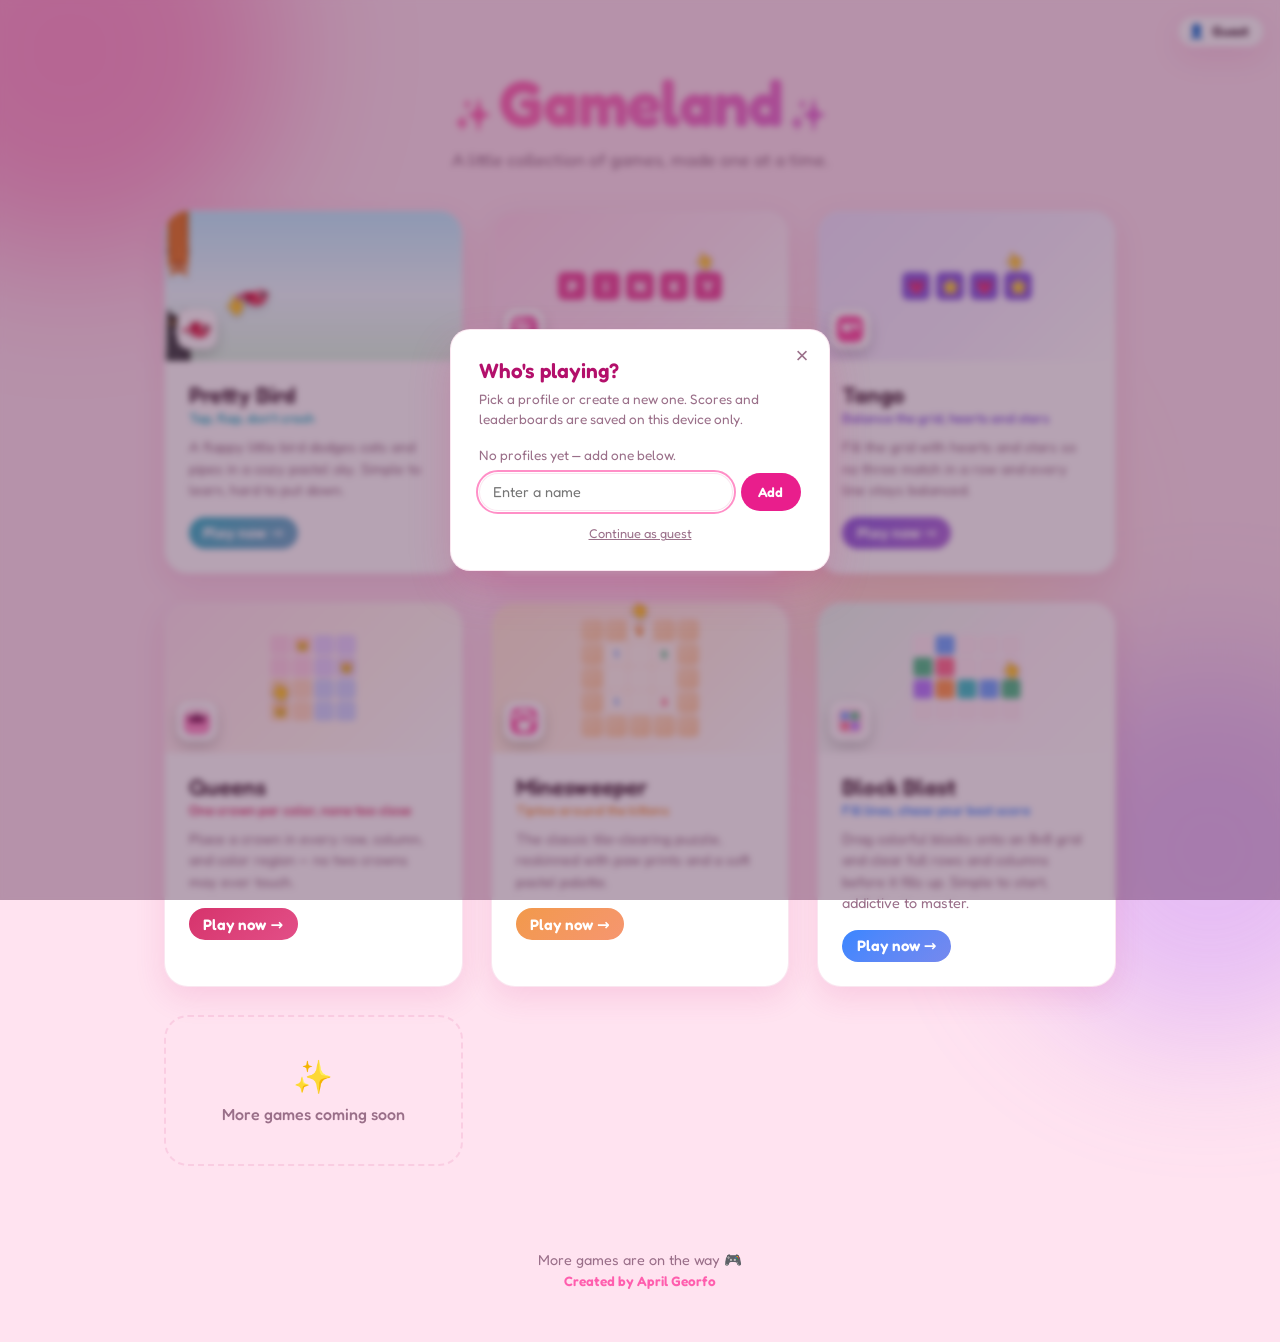
<file: index.html>
<!DOCTYPE html>
<html lang="en">
<head>
<meta charset="UTF-8">
<meta name="viewport" content="width=device-width, initial-scale=1.0, maximum-scale=1.0, user-scalable=no, viewport-fit=cover">
<title>Gameland</title>
<link rel="icon" href="favicon.svg" type="image/svg+xml">
<link rel="preconnect" href="https://fonts.googleapis.com">
<link rel="preconnect" href="https://fonts.gstatic.com" crossorigin>
<link href="https://fonts.googleapis.com/css2?family=Fredoka:wght@400;500;600;700&display=swap" rel="stylesheet">
<link rel="stylesheet" href="style.css">
</head>
<body>
  <div class="bg-blob blob-1"></div>
  <div class="bg-blob blob-2"></div>
  <div class="bg-blob blob-3"></div>

  <button id="profile-badge" class="profile-badge" aria-label="Switch profile">
    <span>👤</span>
    <span id="profile-name">Guest</span>
  </button>

  <header class="header">
    <h1 class="site-title">Gameland</h1>
    <p class="site-subtitle">A little collection of games, made one at a time.</p>
  </header>

  <main class="grid" id="game-grid"></main>

  <footer class="footer">
    <p>More games are on the way 🎮</p>
    <p class="credit">Created by April Georfo</p>
  </footer>

  <div id="profile-modal" class="profile-modal hidden">
    <div class="profile-modal-content">
      <button id="profile-modal-close" class="modal-close" aria-label="Close">&times;</button>
      <h2>Who's playing?</h2>
      <p class="profile-modal-sub">Pick a profile or create a new one. Scores and leaderboards are saved on this device only.</p>
      <div id="profile-list" class="profile-list"></div>
      <button id="profile-manage-btn" type="button" class="profile-manage-btn">Manage profiles</button>
      <form id="profile-form" class="profile-form">
        <input id="profile-input" type="text" placeholder="Enter a name" maxlength="24" autocomplete="off">
        <button type="submit" class="profile-add-btn">Add</button>
      </form>
      <button id="profile-guest-btn" class="profile-guest-btn">Continue as guest</button>
    </div>
  </div>

<script src="profiles.js"></script>
<script src="games.js"></script>
<script src="script.js"></script>
</body>
</html>
</file>
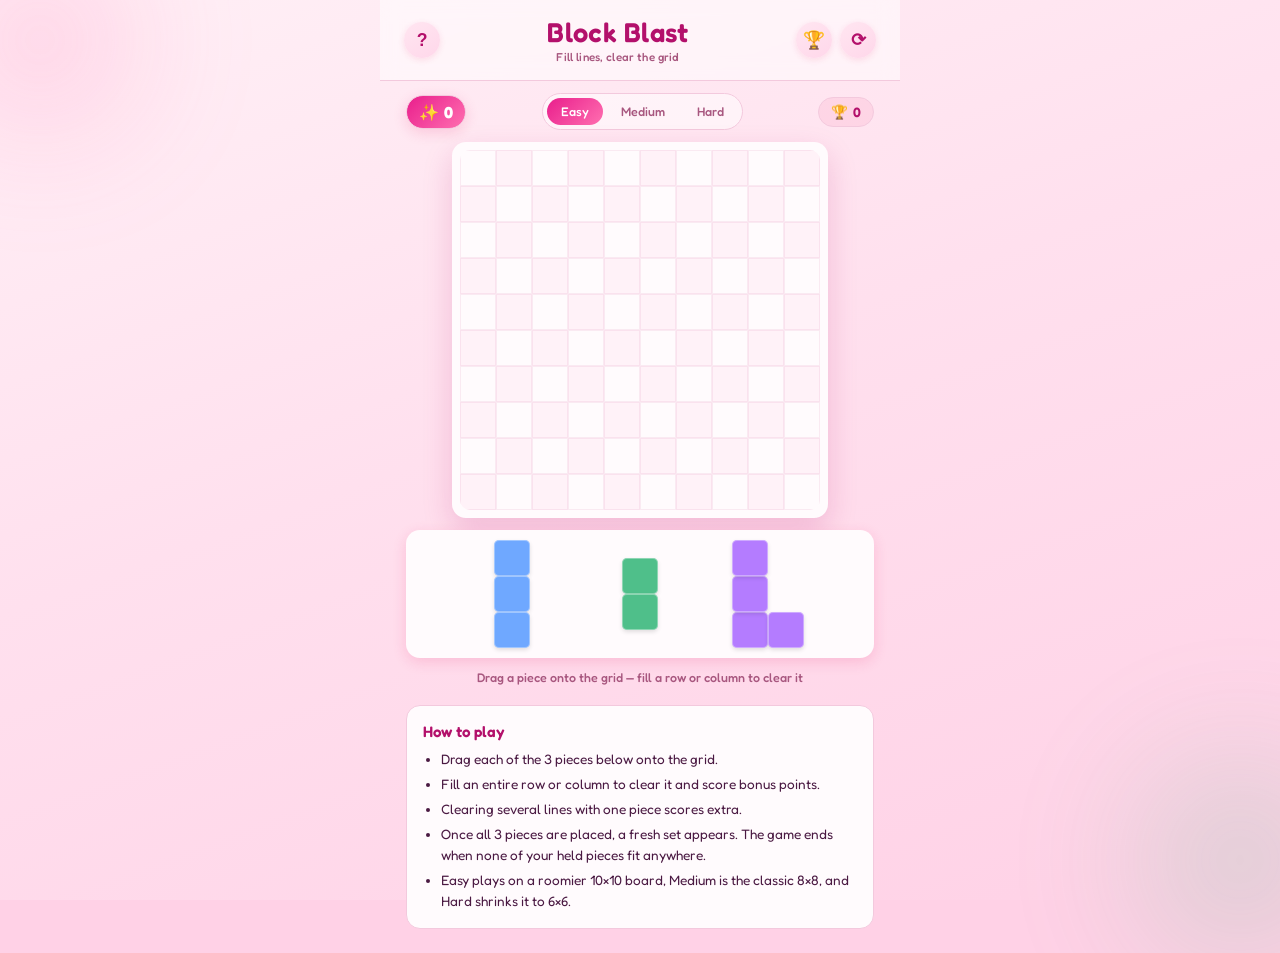
<file: games/block-blast/index.html>
<!DOCTYPE html>
<html lang="en">
<head>
<meta charset="UTF-8">
<meta name="viewport" content="width=device-width, initial-scale=1.0, maximum-scale=1.0, user-scalable=no, viewport-fit=cover">
<title>Block Blast — Fill &amp; Clear the Grid</title>
<link rel="icon" href="favicon.svg" type="image/svg+xml">
<link rel="preconnect" href="https://fonts.googleapis.com">
<link rel="preconnect" href="https://fonts.gstatic.com" crossorigin>
<link href="https://fonts.googleapis.com/css2?family=Fredoka:wght@400;500;600;700&display=swap" rel="stylesheet">
<link rel="stylesheet" href="style.css">
</head>
<body>
  <div class="bg-blob blob-1"></div>
  <div class="bg-blob blob-2"></div>

  <header class="header">
    <div class="header-left">
      <button id="help-btn" class="icon-btn" title="How to play" aria-label="How to play">?</button>
    </div>
    <div class="title-wrap">
      <h1 class="title">Block Blast</h1>
      <p class="subtitle">Fill lines, clear the grid</p>
    </div>
    <div class="header-actions">
      <button id="leaderboard-btn" class="icon-btn" title="Leaderboard" aria-label="Leaderboard">🏆</button>
      <button id="new-game-btn" class="icon-btn" title="New board" aria-label="New board">⟳</button>
    </div>
  </header>

  <div class="control-bar">
    <div class="score-badge" aria-label="Score">
      <span class="score-icon">✨</span>
      <span id="score">0</span>
    </div>
    <div class="difficulty-group" id="difficulty-group">
      <button class="diff-btn active" data-level="easy">Easy</button>
      <button class="diff-btn" data-level="medium">Medium</button>
      <button class="diff-btn" data-level="hard">Hard</button>
    </div>
    <div class="best-badge" aria-label="Best score">
      <span class="best-icon">🏆</span>
      <span id="best-score">0</span>
    </div>
  </div>

  <div id="toast-container" class="toast-container"></div>

  <main class="game">
    <div class="board-wrap">
      <div id="board" class="board" aria-label="Game board"></div>
    </div>
    <div id="tray" class="tray" aria-label="Available pieces"></div>
    <p class="hint-line">Drag a piece onto the grid — fill a row or column to clear it</p>

    <div class="howto">
      <h3>How to play</h3>
      <ul>
        <li>Drag each of the 3 pieces below onto the grid.</li>
        <li>Fill an entire row or column to clear it and score bonus points.</li>
        <li>Clearing several lines with one piece scores extra.</li>
        <li>Once all 3 pieces are placed, a fresh set appears. The game ends when none of your held pieces fit anywhere.</li>
        <li>Easy plays on a roomier 10×10 board, Medium is the classic 8×8, and Hard shrinks it to 6×6.</li>
      </ul>
    </div>
  </main>

  <div id="help-modal" class="modal hidden">
    <div class="modal-content">
      <button class="modal-close" id="close-help" aria-label="Close">&times;</button>
      <h2>How to Play</h2>
      <p>Clear as many lines as you can before the grid fills up.</p>
      <ul class="rules-list">
        <li>Drag a piece from the tray onto the grid. It must fit fully inside an empty area.</li>
        <li>Complete a <strong>row or column</strong> to clear it — the fuller the clear, the bigger the bonus.</li>
        <li>New pieces appear once all 3 in the tray are placed.</li>
        <li>It's game over when none of your held pieces fit anywhere on the board.</li>
        <li><strong>Easy</strong> is a roomier 10×10 board, <strong>Medium</strong> is the classic 8×8, and <strong>Hard</strong> shrinks it to 6×6.</li>
      </ul>
      <p class="example-caption">There's no rotating — plan around the shapes you're given!</p>
    </div>
  </div>

  <div id="end-modal" class="modal hidden">
    <div class="modal-content">
      <button class="modal-close" id="close-end" aria-label="Close">&times;</button>
      <h2 id="end-title">Board's full!</h2>
      <p id="end-message"></p>
      <button id="play-again-btn" class="primary-btn">Play Again</button>
    </div>
  </div>

<script src="../../profiles.js"></script>
<script src="../../sounds.js"></script>
<script src="script.js"></script>
</body>
</html>
</file>
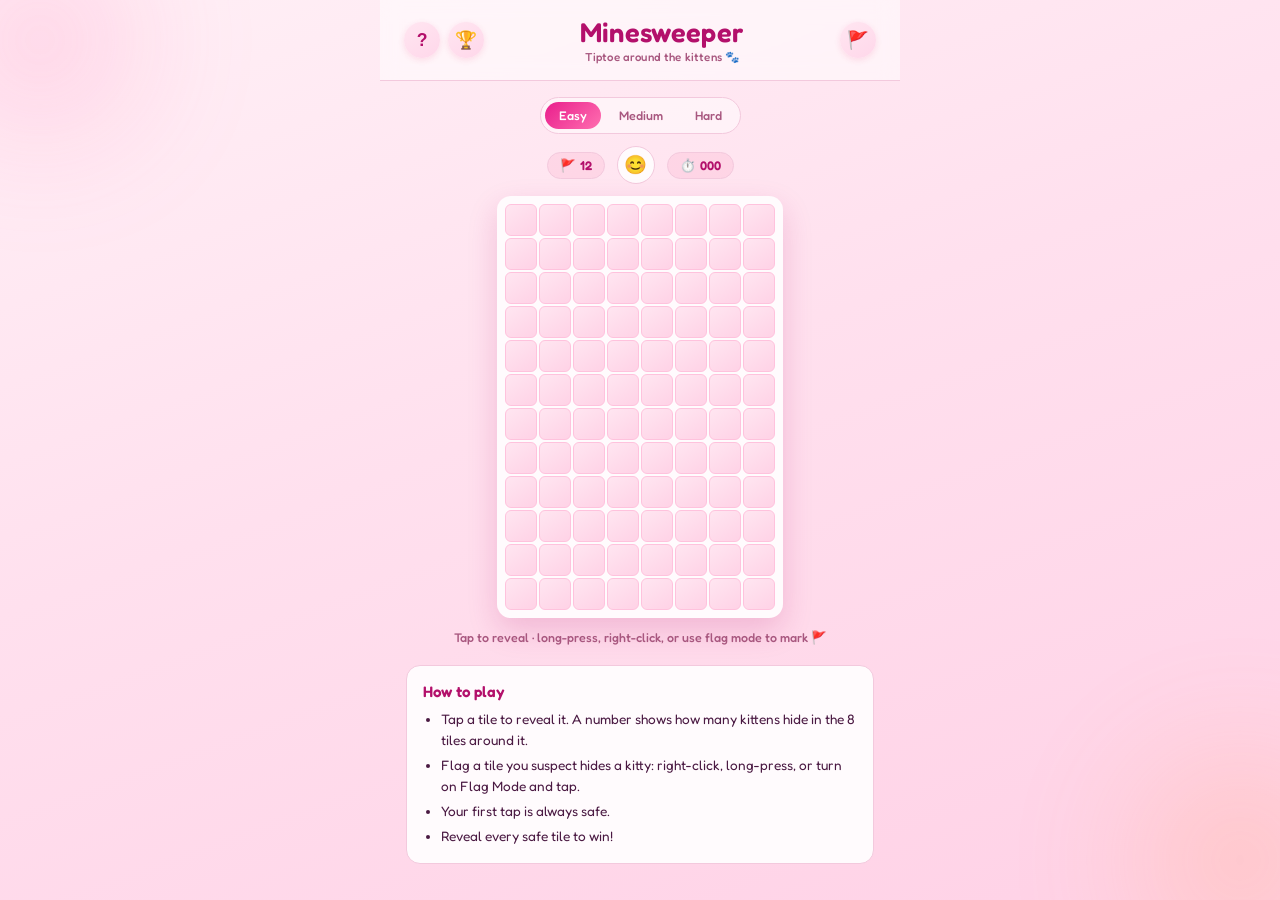
<file: games/minesweeper/index.html>
<!DOCTYPE html>
<html lang="en">
<head>
<meta charset="UTF-8">
<meta name="viewport" content="width=device-width, initial-scale=1.0, maximum-scale=1.0, user-scalable=no, viewport-fit=cover">
<title>Minesweeper — Tiptoe Around the Kittens</title>
<link rel="icon" href="favicon.svg" type="image/svg+xml">
<link rel="preconnect" href="https://fonts.googleapis.com">
<link rel="preconnect" href="https://fonts.gstatic.com" crossorigin>
<link href="https://fonts.googleapis.com/css2?family=Fredoka:wght@400;500;600;700&display=swap" rel="stylesheet">
<link rel="stylesheet" href="style.css">
</head>
<body>
  <div class="bg-blob blob-1"></div>
  <div class="bg-blob blob-2"></div>
  <div class="bg-blob blob-3"></div>

  <header class="header">
    <div class="header-left">
      <button id="help-btn" class="icon-btn" title="How to play" aria-label="How to play">?</button>
      <button id="leaderboard-btn" class="icon-btn" title="Leaderboard" aria-label="Leaderboard">🏆</button>
    </div>
    <div class="title-wrap">
      <h1 class="title">Minesweeper</h1>
      <p class="subtitle">Tiptoe around the kittens 🐾</p>
    </div>
    <div class="header-actions">
      <button id="flag-mode-btn" class="icon-btn" title="Toggle flag mode" aria-label="Toggle flag mode">🚩</button>
    </div>
  </header>

  <div class="control-bar">
    <div class="difficulty-group" id="difficulty-group">
      <button class="diff-btn active" data-level="easy">Easy</button>
      <button class="diff-btn" data-level="medium">Medium</button>
      <button class="diff-btn" data-level="hard">Hard</button>
    </div>
    <div class="status-row">
      <div class="counter-badge" aria-label="Mines remaining">🚩<span id="mine-count">10</span></div>
      <button id="face-btn" class="face-btn" aria-label="Reset">😊</button>
      <div class="timer-badge" aria-label="Elapsed time">
        <span class="timer-icon">⏱️</span>
        <span id="timer" class="timer-value">000</span>
      </div>
    </div>
  </div>

  <main class="game">
    <div id="board-wrap" class="board-wrap">
      <div id="board" class="board" aria-label="Minefield"></div>
    </div>
    <p class="hint-line">Tap to reveal · long-press, right-click, or use flag mode to mark 🚩</p>

    <div class="howto">
      <h3>How to play</h3>
      <ul>
        <li>Tap a tile to reveal it. A number shows how many kittens hide in the 8 tiles around it.</li>
        <li>Flag a tile you suspect hides a kitty: right-click, long-press, or turn on Flag Mode and tap.</li>
        <li>Your first tap is always safe.</li>
        <li>Reveal every safe tile to win!</li>
      </ul>
    </div>
  </main>

  <div id="help-modal" class="modal hidden">
    <div class="modal-content">
      <button class="modal-close" id="close-help" aria-label="Close">&times;</button>
      <h2>How to Play</h2>
      <p>Reveal every tile that isn't hiding a kitty 🐾.</p>
      <ul class="rules-list">
        <li>Tap a tile to reveal it. A number shows how many kittens are hiding in the 8 tiles around it.</li>
        <li>Flag a tile you suspect hides a kitty: right-click, long-press, or turn on Flag Mode with the 🚩 button and tap.</li>
        <li>Your first tap is always safe.</li>
        <li>Reveal every safe tile to win!</li>
      </ul>
    </div>
  </div>

  <div id="end-modal" class="modal hidden">
    <div class="modal-content">
      <button class="modal-close" id="close-end" aria-label="Close">&times;</button>
      <h2 id="end-title">You win!</h2>
      <p id="end-message"></p>
      <button id="play-again-btn" class="primary-btn">Play Again</button>
    </div>
  </div>

<script src="../../profiles.js"></script>
<script src="../../sounds.js"></script>
<script src="script.js"></script>
</body>
</html>
</file>
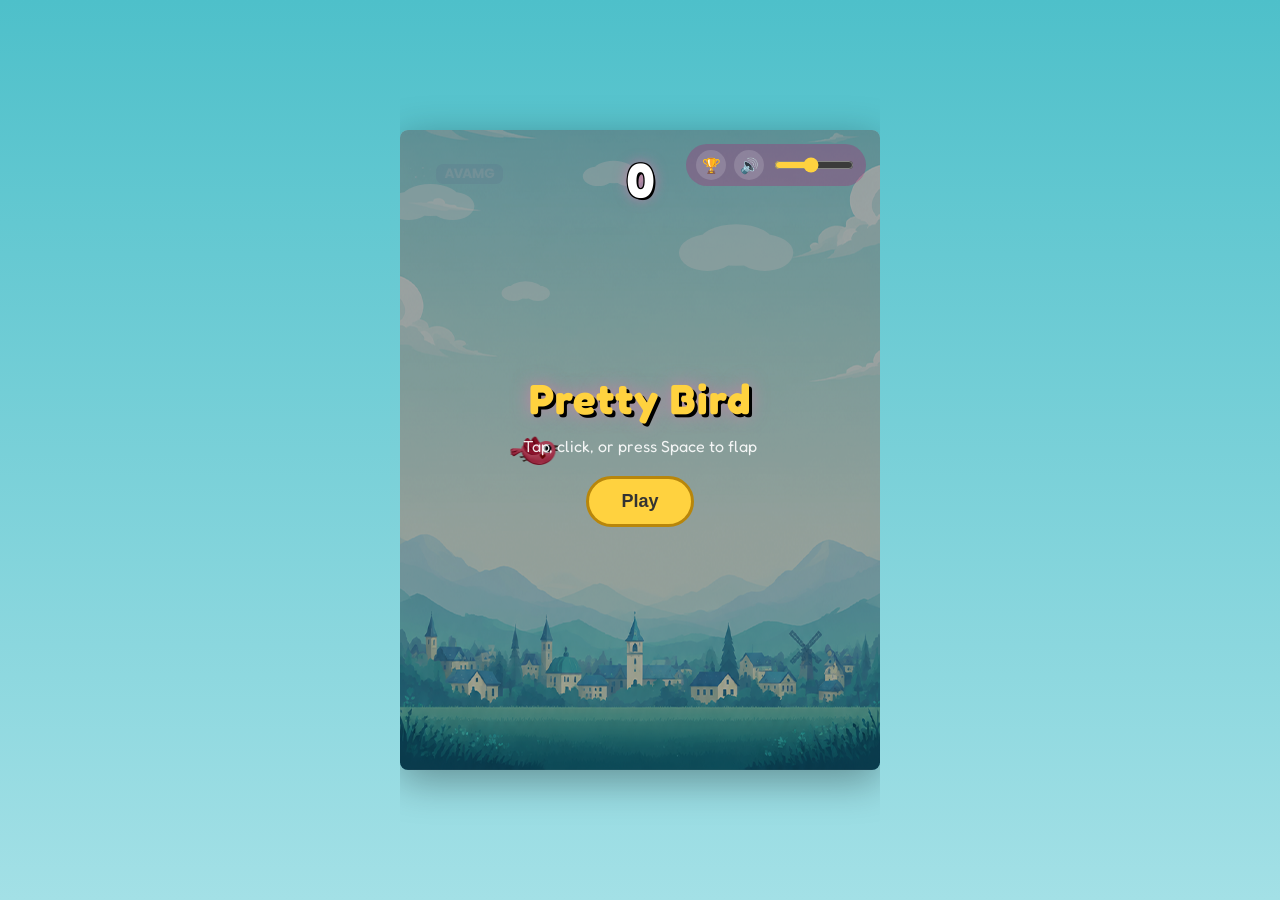
<file: games/pretty-bird/index.html>
<!DOCTYPE html>
<html lang="en">
<head>
<meta charset="UTF-8">
<meta name="viewport" content="width=device-width, initial-scale=1.0, maximum-scale=1.0, user-scalable=no, viewport-fit=cover">
<title>Pretty Bird</title>
<link rel="icon" type="image/png" href="images/favicon.png?v=2">
<link rel="apple-touch-icon" href="images/favicon.png?v=2">
<link rel="preconnect" href="https://fonts.googleapis.com">
<link rel="preconnect" href="https://fonts.gstatic.com" crossorigin>
<link href="https://fonts.googleapis.com/css2?family=Fredoka:wght@400;500;600;700&display=swap" rel="stylesheet">
<link rel="stylesheet" href="style.css">
</head>
<body>
  <div id="game-container">
    <canvas id="game" width="480" height="640"></canvas>
    <div id="overlay">
      <h1 id="title">Pretty Bird</h1>
      <p id="message">Tap, click, or press Space to flap</p>
      <p id="score-display"></p>
      <button id="start-btn">Play</button>
    </div>
    <div id="hud">
      <span id="score">0</span>
    </div>
    <div id="audio-controls">
      <button id="leaderboard-icon-btn" aria-label="Leaderboard" title="Leaderboard">🏆</button>
      <button id="mute-btn" aria-label="Toggle sound" title="Toggle sound">🔊</button>
      <input type="range" id="music-volume" min="0" max="100" value="45" step="1" aria-label="Music volume">
    </div>
  </div>
<script src="../../profiles.js"></script>
<script src="script.js"></script>
</body>
</html>
</file>
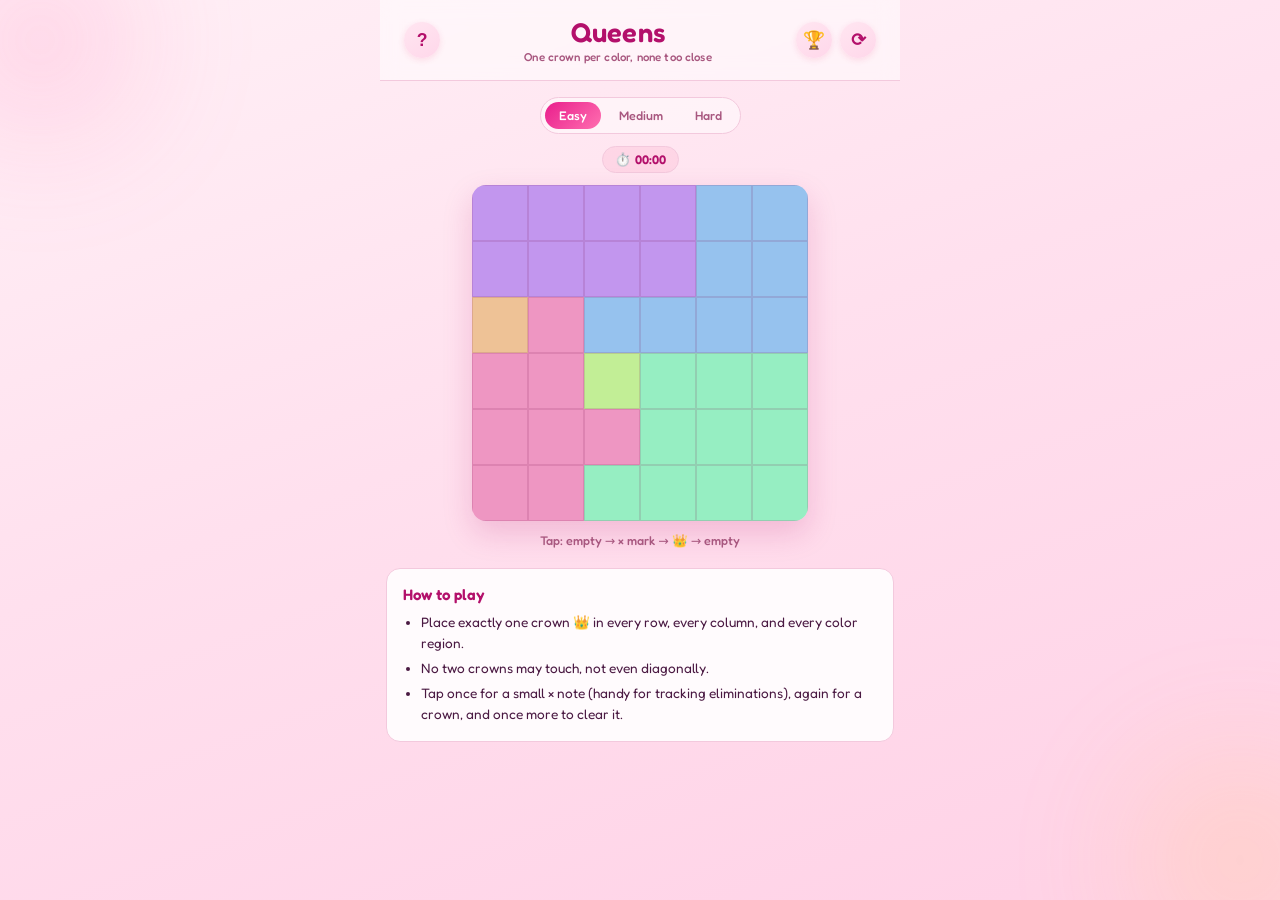
<file: games/queens/index.html>
<!DOCTYPE html>
<html lang="en">
<head>
<meta charset="UTF-8">
<meta name="viewport" content="width=device-width, initial-scale=1.0, maximum-scale=1.0, user-scalable=no, viewport-fit=cover">
<title>Queens — A Pink Crown Puzzle</title>
<link rel="icon" href="favicon.svg" type="image/svg+xml">
<link rel="preconnect" href="https://fonts.googleapis.com">
<link rel="preconnect" href="https://fonts.gstatic.com" crossorigin>
<link href="https://fonts.googleapis.com/css2?family=Fredoka:wght@400;500;600;700&display=swap" rel="stylesheet">
<link rel="stylesheet" href="style.css">
</head>
<body>
  <div class="bg-blob blob-1"></div>
  <div class="bg-blob blob-2"></div>

  <header class="header">
    <div class="header-left">
      <button id="help-btn" class="icon-btn" title="How to play" aria-label="How to play">?</button>
    </div>
    <div class="title-wrap">
      <h1 class="title">Queens</h1>
      <p class="subtitle">One crown per color, none too close</p>
    </div>
    <div class="header-actions">
      <button id="leaderboard-btn" class="icon-btn" title="Leaderboard" aria-label="Leaderboard">🏆</button>
      <button id="new-game-btn" class="icon-btn" title="New puzzle" aria-label="New puzzle">⟳</button>
    </div>
  </header>

  <div class="control-bar">
    <div class="difficulty-group" id="difficulty-group">
      <button class="diff-btn active" data-level="easy">Easy</button>
      <button class="diff-btn" data-level="medium">Medium</button>
      <button class="diff-btn" data-level="hard">Hard</button>
    </div>
    <div class="timer-badge" aria-label="Elapsed time">
      <span class="timer-icon">⏱️</span>
      <span id="timer" class="timer-value">00:00</span>
    </div>
  </div>

  <main class="game">
    <div class="board-wrap">
      <div id="board" class="board" aria-label="Game board"></div>
    </div>
    <p class="hint-line">Tap: empty → × mark → 👑 → empty</p>

    <div class="howto">
      <h3>How to play</h3>
      <ul>
        <li>Place exactly one crown 👑 in every row, every column, and every color region.</li>
        <li>No two crowns may touch, not even diagonally.</li>
        <li>Tap once for a small × note (handy for tracking eliminations), again for a crown, and once more to clear it.</li>
      </ul>
    </div>
  </main>

  <div id="help-modal" class="modal hidden">
    <div class="modal-content">
      <button class="modal-close" id="close-help" aria-label="Close">&times;</button>
      <h2>How to Play</h2>
      <p>Place one crown 👑 in every row, column, and color region so that:</p>
      <ul class="rules-list">
        <li>Exactly <strong>one crown</strong> per row, per column, and per colored region.</li>
        <li>No two crowns touch, not even <strong>diagonally</strong>.</li>
      </ul>
      <p class="example-caption">Tap a tile once for a small × note (handy for tracking eliminations), tap again for a crown, and once more to clear it.</p>
    </div>
  </div>

  <div id="end-modal" class="modal hidden">
    <div class="modal-content">
      <button class="modal-close" id="close-end" aria-label="Close">&times;</button>
      <h2 id="end-title">All crowned!</h2>
      <p id="end-message"></p>
      <button id="play-again-btn" class="primary-btn">Play Again</button>
    </div>
  </div>

<script src="../../profiles.js"></script>
<script src="../../sounds.js"></script>
<script src="script.js"></script>
</body>
</html>
</file>
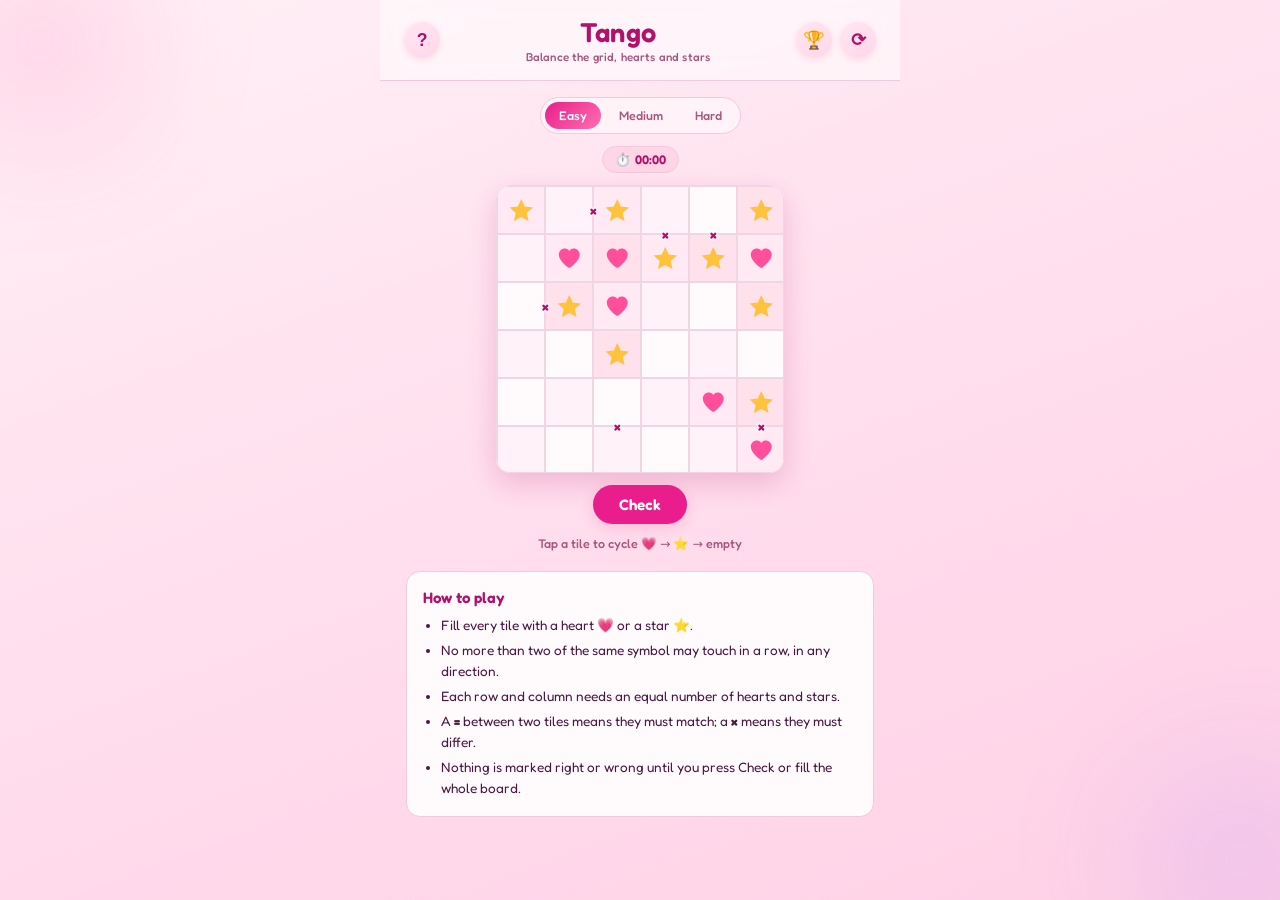
<file: games/tango/index.html>
<!DOCTYPE html>
<html lang="en">
<head>
<meta charset="UTF-8">
<meta name="viewport" content="width=device-width, initial-scale=1.0, maximum-scale=1.0, user-scalable=no, viewport-fit=cover">
<title>Tango — A Pink Heart &amp; Star Puzzle</title>
<link rel="icon" href="favicon.svg" type="image/svg+xml">
<link rel="preconnect" href="https://fonts.googleapis.com">
<link rel="preconnect" href="https://fonts.gstatic.com" crossorigin>
<link href="https://fonts.googleapis.com/css2?family=Fredoka:wght@400;500;600;700&display=swap" rel="stylesheet">
<link rel="stylesheet" href="style.css">
</head>
<body>
  <div class="bg-blob blob-1"></div>
  <div class="bg-blob blob-2"></div>

  <header class="header">
    <div class="header-left">
      <button id="help-btn" class="icon-btn" title="How to play" aria-label="How to play">?</button>
    </div>
    <div class="title-wrap">
      <h1 class="title">Tango</h1>
      <p class="subtitle">Balance the grid, hearts and stars</p>
    </div>
    <div class="header-actions">
      <button id="leaderboard-btn" class="icon-btn" title="Leaderboard" aria-label="Leaderboard">🏆</button>
      <button id="new-game-btn" class="icon-btn" title="New puzzle" aria-label="New puzzle">⟳</button>
    </div>
  </header>

  <div class="control-bar">
    <div class="difficulty-group" id="difficulty-group">
      <button class="diff-btn active" data-level="easy">Easy</button>
      <button class="diff-btn" data-level="medium">Medium</button>
      <button class="diff-btn" data-level="hard">Hard</button>
    </div>
    <div class="timer-badge" aria-label="Elapsed time">
      <span class="timer-icon">⏱️</span>
      <span id="timer" class="timer-value">00:00</span>
    </div>
  </div>

  <div id="toast-container" class="toast-container"></div>

  <main class="game">
    <div class="board-wrap">
      <div id="board" class="board" aria-label="Game board"></div>
    </div>
    <div class="action-row">
      <button id="check-btn" class="primary-btn">Check</button>
    </div>
    <p class="hint-line">Tap a tile to cycle 💗 → ⭐ → empty</p>

    <div class="howto">
      <h3>How to play</h3>
      <ul>
        <li>Fill every tile with a heart 💗 or a star ⭐.</li>
        <li>No more than two of the same symbol may touch in a row, in any direction.</li>
        <li>Each row and column needs an equal number of hearts and stars.</li>
        <li>A <strong>=</strong> between two tiles means they must match; a <strong>×</strong> means they must differ.</li>
        <li>Nothing is marked right or wrong until you press Check or fill the whole board.</li>
      </ul>
    </div>
  </main>

  <div id="help-modal" class="modal hidden">
    <div class="modal-content">
      <button class="modal-close" id="close-help" aria-label="Close">&times;</button>
      <h2>How to Play</h2>
      <p>Fill every tile with a heart 💗 or a star ⭐ so that:</p>
      <ul class="rules-list">
        <li>No more than <strong>two</strong> of the same symbol touch in a row, in any direction.</li>
        <li>Each row and column ends up with an equal number of hearts and stars.</li>
        <li>A <strong>=</strong> badge between two tiles means they must match. A <strong>×</strong> badge means they must differ.</li>
      </ul>
      <p class="example-caption">Nothing is marked right or wrong until you press Check or fill the whole board.</p>
    </div>
  </div>

  <div id="end-modal" class="modal hidden">
    <div class="modal-content">
      <button class="modal-close" id="close-end" aria-label="Close">&times;</button>
      <h2 id="end-title">You balanced it!</h2>
      <p id="end-message"></p>
      <button id="play-again-btn" class="primary-btn">Play Again</button>
    </div>
  </div>

<script src="../../profiles.js"></script>
<script src="../../sounds.js"></script>
<script src="script.js"></script>
</body>
</html>
</file>
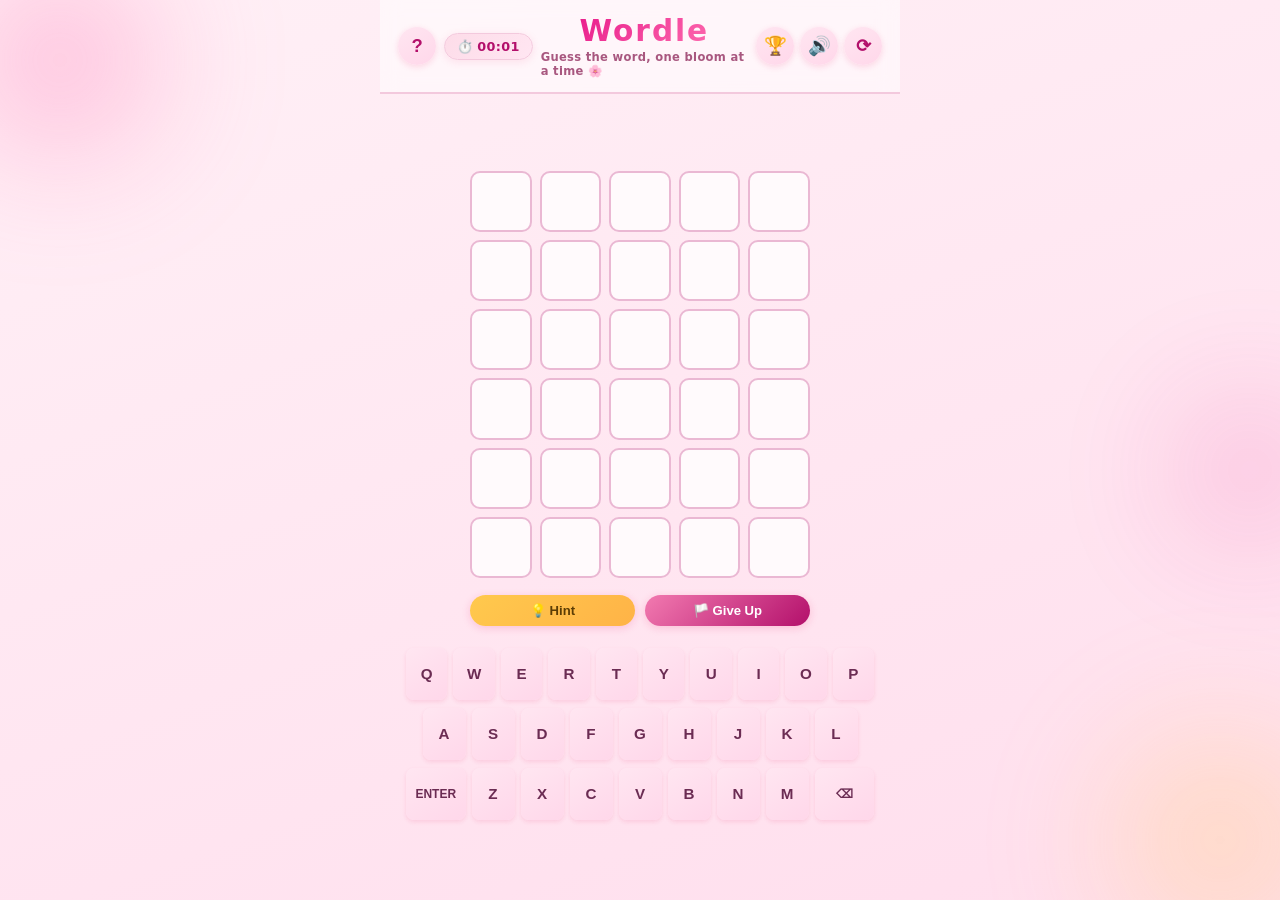
<file: games/wordle-land/index.html>
<!DOCTYPE html>
<html lang="en">
<head>
<meta charset="UTF-8">
<meta name="viewport" content="width=device-width, initial-scale=1.0, maximum-scale=1.0, user-scalable=no, viewport-fit=cover">
<title>Wordle — A Pink Word Game</title>
<link rel="icon" href="favicon.svg" type="image/svg+xml">
<link rel="icon" href="favicon-32.png" sizes="32x32" type="image/png">
<link rel="icon" href="favicon-16.png" sizes="16x16" type="image/png">
<link rel="icon" href="favicon.ico" sizes="any">
<link rel="apple-touch-icon" href="apple-touch-icon.png">
<link rel="stylesheet" href="style.css?v=6">
</head>
<body>
  <div class="bg-blob blob-1"></div>
  <div class="bg-blob blob-2"></div>
  <div class="bg-blob blob-3"></div>

  <header class="header">
    <div class="header-left">
      <button id="help-btn" class="icon-btn" title="How to play" aria-label="How to play">?</button>
      <div class="timer-badge" aria-label="Elapsed time">
        <span class="timer-icon">⏱️</span>
        <span id="timer" class="timer-value">00:00</span>
      </div>
    </div>
    <div class="title-wrap">
      <h1 class="title">Wordle</h1>
      <p class="subtitle">Guess the word, one bloom at a time 🌸</p>
    </div>
    <div class="header-actions">
      <button id="leaderboard-btn" class="icon-btn" title="Leaderboard" aria-label="Leaderboard">🏆</button>
      <button id="sound-btn" class="icon-btn" title="Toggle sound" aria-label="Toggle sound">🔊</button>
      <button id="new-game-btn" class="icon-btn" title="New game" aria-label="New game">⟳</button>
    </div>
  </header>

  <div id="toast-container" class="toast-container"></div>

  <main class="game">
    <div id="board" class="board" aria-label="Game board"></div>

    <div class="action-row">
      <button id="hint-btn" class="action-btn hint">💡 Hint</button>
      <button id="giveup-btn" class="action-btn giveup">🏳️ Give Up</button>
    </div>

    <div id="hint-box" class="hint-box hidden">
      <button class="hint-close" id="close-hint" aria-label="Close hint">&times;</button>
      <span id="hint-text"></span>
    </div>

    <div id="keyboard" class="keyboard" aria-label="Keyboard"></div>
  </main>

  <div id="help-modal" class="modal hidden">
    <div class="modal-content">
      <button class="modal-close" id="close-help" aria-label="Close">&times;</button>
      <h2>How to Play</h2>
      <p>Guess the hidden word in 6 tries.</p>
      <p>Each guess must be a valid 5-letter word. Hit enter to submit.</p>
      <p>After each guess, the color of the tiles will change to show how close your guess was.</p>
      <div class="example">
        <div class="tile-row">
          <div class="tile correct">P</div>
          <div class="tile">I</div>
          <div class="tile">N</div>
          <div class="tile">K</div>
          <div class="tile">Y</div>
        </div>
        <p><strong>P</strong> is in the word and in the correct spot.</p>
      </div>
      <div class="example">
        <div class="tile-row">
          <div class="tile">B</div>
          <div class="tile">L</div>
          <div class="tile present">U</div>
          <div class="tile">S</div>
          <div class="tile">H</div>
        </div>
        <p><strong>U</strong> is in the word but in the wrong spot.</p>
      </div>
      <div class="example">
        <div class="tile-row">
          <div class="tile">R</div>
          <div class="tile">O</div>
          <div class="tile">S</div>
          <div class="tile absent">E</div>
          <div class="tile">S</div>
        </div>
        <p><strong>E</strong> is not in the word in any spot.</p>
      </div>
    </div>
  </div>

  <div id="end-modal" class="modal hidden">
    <div class="modal-content">
      <button class="modal-close" id="close-end" aria-label="Close">&times;</button>
      <h2 id="end-title">You Win!</h2>
      <p id="end-message"></p>
      <div id="end-definition" class="definition-box hidden">
        <p class="definition-label">📖 Word of the round</p>
        <p id="definition-word" class="definition-word"></p>
        <p id="definition-text" class="definition-text"></p>
        <p id="definition-example" class="definition-example hidden"></p>
        <p id="definition-related" class="definition-related hidden"></p>
      </div>
      <button id="play-again-btn" class="primary-btn">Play Again</button>
    </div>
  </div>

  <div id="giveup-modal" class="modal hidden">
    <div class="modal-content">
      <button class="modal-close" id="close-giveup" aria-label="Close">&times;</button>
      <h2>Give Up?</h2>
      <p>This will end the round and reveal the word. Are you sure?</p>
      <div class="confirm-actions">
        <button id="confirm-giveup-btn" class="primary-btn danger">Yes, reveal it</button>
        <button id="cancel-giveup-btn" class="secondary-btn">Keep guessing</button>
      </div>
    </div>
  </div>

  <script src="../../profiles.js"></script>
  <script src="words.js?v=6"></script>
  <script src="script.js?v=6"></script>
</body>
</html>
</file>
<file: style.css>
:root {
  --bg: #ffe3f0;
  --text: #4a2a3d;
  --text-muted: #9a6f89;
  --card-bg: #ffffff;
  --card-border: rgba(214, 51, 132, 0.12);
  --shadow: 0 10px 30px rgba(214, 51, 132, 0.14);
  --shadow-hover: 0 18px 42px rgba(214, 51, 132, 0.22);
}

@media (prefers-color-scheme: dark) {
  :root {
    --bg: #221420;
    --text: #ffe3f1;
    --text-muted: #cf9dbb;
    --card-bg: #331e30;
    --card-border: rgba(255, 179, 219, 0.15);
    --shadow: 0 10px 30px rgba(0, 0, 0, 0.4);
    --shadow-hover: 0 18px 42px rgba(0, 0, 0, 0.55);
  }
}

* {
  box-sizing: border-box;
}

body {
  margin: 0;
  min-height: 100vh;
  font-family: "Fredoka", system-ui, sans-serif;
  background: var(--bg);
  color: var(--text);
  overflow-x: hidden;
  position: relative;
  touch-action: manipulation;
}

.bg-blob {
  position: fixed;
  border-radius: 50%;
  filter: blur(70px);
  opacity: 0.4;
  z-index: 0;
  pointer-events: none;
}

.blob-1 {
  width: 420px;
  height: 420px;
  top: -160px;
  left: -140px;
  background: #ff2f92;
}

.blob-2 {
  width: 380px;
  height: 380px;
  bottom: -140px;
  right: -120px;
  background: #c084fc;
}

.blob-3 {
  width: 320px;
  height: 320px;
  top: 42%;
  left: 58%;
  background: #ffd166;
  opacity: 0.25;
}

.header {
  position: relative;
  z-index: 1;
  text-align: center;
  padding: 4rem 1.5rem 2.5rem;
}

.site-title {
  margin: 0;
  font-size: clamp(2.5rem, 6vw, 4rem);
  font-weight: 700;
  letter-spacing: -0.02em;
  background: linear-gradient(135deg, #ff2f92, #ff6fb8 45%, #b46bff);
  -webkit-background-clip: text;
  background-clip: text;
  color: transparent;
}

.site-title::before,
.site-title::after {
  content: "✨";
  font-size: 0.5em;
  -webkit-text-fill-color: initial;
  display: inline-block;
  margin: 0 0.2em;
  animation: sparkle-bob 2.4s ease-in-out infinite;
}

.site-title::after {
  animation-delay: 1.1s;
}

.site-subtitle {
  margin: 0.5rem 0 0;
  color: var(--text-muted);
  font-size: 1.1rem;
}

.grid {
  position: relative;
  z-index: 1;
  max-width: 1000px;
  margin: 0 auto;
  padding: 0 1.5rem 4rem;
  display: grid;
  grid-template-columns: repeat(auto-fit, minmax(280px, 1fr));
  gap: 1.75rem;
}

.card {
  display: block;
  background: var(--card-bg);
  border: 1px solid var(--card-border);
  border-radius: 24px;
  overflow: hidden;
  text-decoration: none;
  color: var(--text);
  box-shadow: var(--shadow);
  transition: transform 0.2s ease, box-shadow 0.2s ease;
}

.card:hover,
.card:focus-visible {
  transform: translateY(-6px) scale(1.01);
  box-shadow: var(--shadow-hover);
}

.card-cover {
  position: relative;
  height: 150px;
  overflow: hidden;
  background-color: color-mix(in srgb, var(--accent) 18%, var(--card-bg));
}

.card-icon {
  position: absolute;
  left: 12px;
  bottom: 12px;
  width: 40px;
  height: 40px;
  object-fit: contain;
  border-radius: 12px;
  background: var(--card-bg);
  padding: 5px;
  box-shadow: 0 6px 14px rgba(0, 0, 0, 0.2);
  z-index: 2;
}

/* ---- Pretty Bird live preview ---- */

.preview-bird {
  background: linear-gradient(180deg, #bdeeff 0%, #eafcff 55%, #d9f7e3 100%);
}

.bird-pipe-set {
  position: absolute;
  top: 0;
  bottom: 0;
  width: 26px;
  animation: pipe-cross 3.4s linear infinite;
}

.bird-pipe-set:nth-child(2) {
  animation-delay: -1.7s;
}

.bird-pipe {
  position: absolute;
  left: 0;
  width: 100%;
  overflow: hidden;
  border-radius: 3px;
  box-shadow: inset 0 0 0 1px rgba(0, 0, 0, 0.08);
}

.bird-pipe img {
  display: block;
  width: 100%;
  height: 100%;
  object-fit: cover;
  object-position: top;
}

.bird-pipe-top {
  top: 0;
  height: 45px;
}

/* Real game hangs this cat upside-down, face toward the gap below. */
.bird-pipe-top img {
  transform: scaleY(-1);
}

.bird-pipe-bottom {
  bottom: 0;
  height: 50px;
}

.bird-sprite {
  position: absolute;
  left: 24%;
  top: 45%;
  width: 34px;
  height: 34px;
  object-fit: contain;
  filter: drop-shadow(0 3px 4px rgba(0, 0, 0, 0.18));
  animation: bird-bob 1.2s ease-in-out infinite;
  z-index: 2;
}

@keyframes pipe-cross {
  from {
    transform: translateX(220px);
  }
  to {
    transform: translateX(-40px);
  }
}

@keyframes bird-bob {
  0%,
  100% {
    transform: translateY(-6px) rotate(-8deg);
  }
  50% {
    transform: translateY(16px) rotate(12deg);
  }
}

/* ---- Wordle Land live preview ---- */

.preview-wordle {
  display: flex;
  align-items: center;
  justify-content: center;
  background: linear-gradient(135deg, #ffd6ea, #ffe9f5 60%, #fff);
}

.wordle-row {
  position: relative;
  display: flex;
  gap: 6px;
}

.wordle-tile {
  width: 28px;
  height: 28px;
  display: flex;
  align-items: center;
  justify-content: center;
  font-weight: 700;
  font-size: 0.95rem;
  border: 2px solid #f3b8d6;
  border-radius: 6px;
  background: #fff;
  color: #c23b83;
}

.wordle-tile.flip,
.tango-tile.flip {
  animation: tile-flip 0.5s ease forwards;
}

@keyframes tile-flip {
  0% {
    transform: rotateX(0deg);
    background: #fff;
    color: #c23b83;
    border-color: #f3b8d6;
  }
  49% {
    background: #fff;
    color: #c23b83;
    border-color: #f3b8d6;
  }
  50% {
    transform: rotateX(90deg);
  }
  51% {
    background: var(--accent);
    color: #fff;
    border-color: var(--accent);
  }
  100% {
    transform: rotateX(0deg);
    background: var(--accent);
    color: #fff;
    border-color: var(--accent);
  }
}

/* ---- Shared tap cursor (the "someone is playing" touch) ---- */

.tap-cursor {
  position: absolute;
  pointer-events: none;
  z-index: 3;
  filter: drop-shadow(0 2px 3px rgba(0, 0, 0, 0.25));
}

.tap-cursor-bird {
  left: 20%;
  top: 55%;
  font-size: 1.1rem;
  animation: tap-bird 1.2s ease-in-out infinite;
}

@keyframes tap-bird {
  0%,
  100% {
    opacity: 0;
    transform: scale(0.7) translateY(6px);
  }
  45% {
    opacity: 0;
  }
  55% {
    opacity: 1;
    transform: scale(1) translateY(-4px);
  }
  70% {
    opacity: 0;
    transform: scale(0.85) translateY(-10px);
  }
}

.tap-cursor-row {
  top: -22px;
  left: calc(var(--tap-index, 0) * 34px);
  font-size: 1rem;
  opacity: 0.9;
  transition: left 0.2s ease;
  animation: tap-bounce 0.5s ease-in-out infinite;
}

@keyframes tap-bounce {
  0%,
  100% {
    transform: translateY(0);
  }
  50% {
    transform: translateY(4px);
  }
}

/* ---- Tango live preview ---- */

.preview-tango {
  display: flex;
  align-items: center;
  justify-content: center;
  background: linear-gradient(135deg, #efe6ff, #f7f1ff 60%, #fff);
}

.tango-row {
  position: relative;
  display: flex;
  gap: 6px;
}

.tango-tile {
  width: 28px;
  height: 28px;
  display: flex;
  align-items: center;
  justify-content: center;
  font-size: 0.95rem;
  border: 2px solid #ddc9ff;
  border-radius: 6px;
  background: #fff;
}

/* ---- Queens live preview ---- */

.preview-queens {
  display: flex;
  align-items: center;
  justify-content: center;
  background: linear-gradient(135deg, #ffe3ee, #fff7f0 60%, #fff);
}

.queens-grid {
  position: relative;
  display: grid;
  grid-template-columns: repeat(4, 20px);
  grid-template-rows: repeat(4, 20px);
  gap: 2px;
}

.queens-cell {
  width: 20px;
  height: 20px;
  border-radius: 4px;
  display: flex;
  align-items: center;
  justify-content: center;
  font-size: 0.75rem;
}

.queens-cell .crown {
  opacity: 0;
  transform: scale(0.4);
  transition: opacity 0.25s ease, transform 0.25s ease;
}

.queens-cell.placed .crown {
  opacity: 1;
  transform: scale(1);
}

/* ---- Minesweeper live preview ---- */

.preview-minesweeper {
  display: flex;
  align-items: center;
  justify-content: center;
  background: linear-gradient(135deg, #ffe9d6, #fff4ea 60%, #fff);
}

.mine-grid {
  position: relative;
  display: grid;
  grid-template-columns: repeat(5, 22px);
  grid-template-rows: repeat(5, 22px);
  gap: 2px;
}

.mine-cell {
  width: 22px;
  height: 22px;
  border-radius: 5px;
  background: linear-gradient(145deg, #ffe0c2, #ffd0a3);
  display: flex;
  align-items: center;
  justify-content: center;
  font-size: 0.7rem;
  font-weight: 700;
  transition: background 0.2s ease;
}

.mine-cell.revealed {
  background: #fff8f0;
}

.mine-cell.n1 { color: #6fa8ff; }
.mine-cell.n2 { color: #4fbf8a; }
.mine-cell.n3 { color: #ff6f8f; }

.mine-cell .mini-paw {
  width: 70%;
  height: 70%;
}

/* ---- Block Blast live preview ---- */

.preview-blockblast {
  display: flex;
  align-items: center;
  justify-content: center;
  background: linear-gradient(135deg, #e8f9ef, #fff7fb 60%, #fff);
}

.bb-grid {
  position: relative;
  display: grid;
  grid-template-columns: repeat(5, 20px);
  grid-template-rows: repeat(4, 20px);
  gap: 2px;
}

.bb-cell {
  width: 20px;
  height: 20px;
  border-radius: 4px;
  background: #fff0f6;
  transition: background 0.15s ease, transform 0.15s ease, opacity 0.15s ease;
}

.bb-cell.filled {
  background: var(--piece-color);
  box-shadow: inset 0 0 0 1px rgba(255, 255, 255, 0.4);
}

.bb-cell.clearing {
  animation: bb-clear 0.26s ease forwards;
}

@keyframes bb-clear {
  0% {
    transform: scale(1);
    opacity: 1;
  }
  100% {
    transform: scale(0.4);
    opacity: 0;
  }
}

@keyframes sparkle-bob {
  0%,
  100% {
    transform: translateY(0) rotate(0deg);
  }
  50% {
    transform: translateY(-4px) rotate(12deg);
  }
}

.card-body {
  padding: 1.25rem 1.5rem 1.5rem;
}

.card-title {
  margin: 0 0 0.15rem;
  font-size: 1.4rem;
  font-weight: 600;
}

.card-tagline {
  margin: 0 0 0.6rem;
  font-size: 0.85rem;
  font-weight: 500;
  color: var(--accent);
}

.card-description {
  margin: 0 0 1rem;
  font-size: 0.9rem;
  line-height: 1.5;
  color: var(--text-muted);
}

.play-btn {
  display: inline-flex;
  align-items: center;
  gap: 0.3rem;
  font-weight: 600;
  font-size: 0.95rem;
  color: #fff;
  background: linear-gradient(135deg, var(--accent), color-mix(in srgb, var(--accent) 70%, #ff8fc7));
  padding: 0.4rem 0.9rem;
  border-radius: 999px;
  transition: transform 0.2s ease;
}

.card:hover .play-btn {
  transform: translateX(3px);
}

.card-placeholder {
  display: flex;
  flex-direction: column;
  align-items: center;
  justify-content: center;
  text-align: center;
  gap: 0.5rem;
  padding: 2.5rem 1.5rem;
  border: 2px dashed var(--card-border);
  background: transparent;
  box-shadow: none;
}

.placeholder-icon {
  font-size: 2rem;
}

.placeholder-text {
  margin: 0;
  color: var(--text-muted);
  font-weight: 500;
}

.footer {
  position: relative;
  z-index: 1;
  text-align: center;
  padding: 1rem 1.5rem 3rem;
  color: var(--text-muted);
  font-size: 0.9rem;
}

.footer p {
  margin: 0.3rem 0;
}

.footer .credit {
  font-weight: 600;
  font-size: 0.85rem;
  color: #ff5eae;
}

/* ---- Profile badge + switcher ---- */

.profile-badge {
  position: fixed;
  top: 1rem;
  right: 1rem;
  z-index: 20;
  display: flex;
  align-items: center;
  gap: 0.4rem;
  background: var(--card-bg);
  border: 1px solid var(--card-border);
  border-radius: 999px;
  padding: 0.4rem 0.9rem 0.4rem 0.6rem;
  font-family: inherit;
  font-weight: 600;
  font-size: 0.85rem;
  color: var(--text);
  cursor: pointer;
  box-shadow: var(--shadow);
  transition: transform 0.15s ease, box-shadow 0.15s ease;
}

.profile-badge:hover {
  transform: translateY(-1px);
  box-shadow: var(--shadow-hover);
}

.profile-modal {
  position: fixed;
  inset: 0;
  z-index: 100;
  background: rgba(74, 25, 66, 0.4);
  backdrop-filter: blur(3px);
  display: flex;
  align-items: center;
  justify-content: center;
  padding: 1.5rem;
}

.profile-modal.hidden {
  display: none;
}

.profile-modal-content {
  position: relative;
  background: var(--card-bg);
  border-radius: 20px;
  padding: 1.75rem;
  max-width: 380px;
  width: 100%;
  box-shadow: var(--shadow-hover);
  border: 1px solid var(--card-border);
}

.profile-modal-content h2 {
  margin: 0 0 0.4rem;
  font-size: 1.3rem;
  font-weight: 600;
  color: #b3106b;
}

.profile-modal-sub {
  margin: 0 0 1.1rem;
  font-size: 0.85rem;
  line-height: 1.5;
  color: var(--text-muted);
}

.modal-close {
  position: absolute;
  top: 0.9rem;
  right: 0.9rem;
  background: none;
  border: none;
  font-size: 1.4rem;
  color: var(--text-muted);
  cursor: pointer;
  line-height: 1;
}

.profile-list {
  display: flex;
  flex-direction: column;
  gap: 0.4rem;
  margin-bottom: 0.6rem;
  max-height: 220px;
  overflow-y: auto;
}

.profile-row {
  display: flex;
  align-items: stretch;
  gap: 0.4rem;
}

.profile-select {
  display: flex;
  align-items: center;
  justify-content: space-between;
  gap: 0.5rem;
  flex: 1;
  min-width: 0;
  padding: 0.6rem 0.9rem;
  border: 1px solid var(--card-border);
  border-radius: 12px;
  background: #fff7fb;
  font-family: inherit;
  font-weight: 600;
  font-size: 0.9rem;
  color: var(--text);
  cursor: pointer;
  text-align: left;
  transition: background 0.15s ease;
}

.profile-select span:first-child {
  overflow: hidden;
  text-overflow: ellipsis;
  white-space: nowrap;
}

.profile-select:hover {
  background: #ffe9f3;
}

.profile-select.active {
  background: linear-gradient(135deg, #e91e8c, #ff6fb0);
  color: #fff;
  border-color: transparent;
}

.profile-delete {
  flex-shrink: 0;
  width: 40px;
  border: 1px solid rgba(214, 51, 132, 0.25);
  border-radius: 12px;
  background: #fff0f5;
  color: #d6336c;
  font-size: 1rem;
  cursor: pointer;
  transition: background 0.15s ease, transform 0.1s ease;
}

.profile-delete:hover {
  background: #ffd7e6;
  transform: scale(1.05);
}

.profile-delete:active {
  transform: scale(0.94);
}

.profile-manage-btn {
  display: block;
  margin: 0 0 0.9rem;
  background: none;
  border: none;
  color: #d6336c;
  font-family: inherit;
  font-weight: 600;
  font-size: 0.78rem;
  cursor: pointer;
  text-decoration: underline;
}

.profile-form {
  display: flex;
  gap: 0.5rem;
}

.profile-form input {
  flex: 1;
  padding: 0.6rem 0.8rem;
  border-radius: 999px;
  border: 1px solid var(--card-border);
  font-family: inherit;
  font-size: 0.9rem;
  color: #1a1a1a;
  background: #fff;
}

.profile-form input:focus {
  outline: 2px solid #ff8fc7;
  outline-offset: 1px;
}

.profile-add-btn {
  padding: 0.6rem 1.1rem;
  border: none;
  border-radius: 999px;
  background: #e91e8c;
  color: #fff;
  font-family: inherit;
  font-weight: 600;
  font-size: 0.85rem;
  cursor: pointer;
}

.profile-guest-btn {
  display: block;
  margin: 0.9rem auto 0;
  background: none;
  border: none;
  color: var(--text-muted);
  font-family: inherit;
  font-size: 0.8rem;
  text-decoration: underline;
  cursor: pointer;
}

@media (max-width: 600px) {
  .profile-badge {
    top: 0.6rem;
    right: 0.6rem;
    padding: 0.35rem 0.7rem 0.35rem 0.5rem;
    font-size: 0.75rem;
  }
}
</file>
<file: games/block-blast/style.css>
:root {
  --space-xs: 4px;
  --space-sm: 8px;
  --space-md: 12px;
  --space-lg: 16px;
  --space-xl: 24px;

  --bg-1: #fff0f6;
  --bg-2: #ffe0ee;
  --bg-3: #ffd1e6;
  --surface: #fffbfd;
  --text: #4a1942;
  --muted: #a8577f;
  --border: #f3c9dd;
  --chk-a: #fffbfd;
  --chk-b: #fff2f8;

  --pink-primary: #e91e8c;
  --pink-primary-dark: #b3106b;
  --pink-soft: #ff6fb0;
  --lavender: #b48cff;
  --bad: #ff5a6e;

  --key-bg: #ffe6f1;
  --key-bg-2: #ffd7ea;
  --key-hover: #ffc4e0;

  /* Block colors — same family used for Minesweeper's numbers, so pieces
     read as part of the same app-wide palette. */
  --n1: #6fa8ff;
  --n2: #4fbf8a;
  --n3: #ff6f8f;
  --n4: #b47cff;
  --n5: #ff9a4f;
  --n6: #3ec4c9;

  --shadow: 0 4px 14px rgba(233, 30, 99, 0.16);
  --shadow-lg: 0 12px 30px rgba(179, 16, 107, 0.18);

  --cell-size: 38px;
  --cols: 8;
  --rows: 8;
}

* {
  box-sizing: border-box;
}

html, body {
  margin: 0;
  padding: 0;
  height: 100%;
  min-height: 100vh;
  min-height: 100dvh;
  touch-action: manipulation;
}

html {
  background: var(--bg-3);
}

body {
  position: relative;
  overflow-x: hidden;
  background: linear-gradient(160deg, var(--bg-1) 0%, var(--bg-2) 45%, var(--bg-3) 100%);
  color: var(--text);
  font-family: "Fredoka", system-ui, sans-serif;
  display: flex;
  flex-direction: column;
  align-items: center;
  -webkit-user-select: none;
  user-select: none;
}

.bg-blob {
  position: fixed;
  border-radius: 50%;
  filter: blur(64px);
  opacity: 0.35;
  z-index: 0;
  pointer-events: none;
}

.blob-1 {
  width: 260px;
  height: 260px;
  top: -90px;
  left: -90px;
  background: radial-gradient(circle, var(--pink-soft), transparent 70%);
}

.blob-2 {
  width: 300px;
  height: 300px;
  bottom: -110px;
  right: -110px;
  background: radial-gradient(circle, var(--n2), transparent 70%);
  opacity: 0.28;
}

.header {
  position: relative;
  z-index: 1;
  width: 100%;
  max-width: 520px;
  display: flex;
  align-items: center;
  justify-content: space-between;
  padding: var(--space-lg) var(--space-xl);
  gap: var(--space-sm);
  background: rgba(255, 255, 255, 0.5);
  backdrop-filter: blur(10px);
  border-bottom: 1px solid var(--border);
}

.header-left {
  display: flex;
  align-items: center;
  gap: var(--space-sm);
  flex-shrink: 0;
}

.title-wrap {
  display: flex;
  flex-direction: column;
  align-items: center;
  flex: 1;
  min-width: 0;
}

.title {
  margin: 0;
  font-size: 1.7rem;
  font-weight: 600;
  letter-spacing: 0.02rem;
  white-space: nowrap;
  color: var(--pink-primary-dark);
}

.subtitle {
  margin: 2px 0 0;
  font-size: 0.72rem;
  color: var(--muted);
  font-weight: 500;
  letter-spacing: 0.01rem;
}

.header-actions {
  display: flex;
  gap: var(--space-sm);
}

.icon-btn {
  background: linear-gradient(145deg, var(--key-bg), var(--key-bg-2));
  border: none;
  color: var(--pink-primary-dark);
  font-size: 1.1rem;
  font-weight: 600;
  width: 36px;
  height: 36px;
  flex-shrink: 0;
  border-radius: 50%;
  cursor: pointer;
  display: flex;
  align-items: center;
  justify-content: center;
  box-shadow: 0 2px 6px rgba(233, 30, 99, 0.12);
  transition: transform 0.15s ease, background 0.15s ease;
}

.icon-btn:hover {
  background: var(--key-hover);
  transform: scale(1.05);
}

.icon-btn:active {
  transform: scale(0.94);
}

.control-bar {
  position: relative;
  z-index: 1;
  width: 100%;
  max-width: 500px;
  display: flex;
  align-items: center;
  justify-content: space-between;
  gap: var(--space-sm);
  padding: var(--space-md) var(--space-lg) 0;
}

.difficulty-group {
  display: flex;
  gap: var(--space-xs);
  background: rgba(255, 255, 255, 0.5);
  padding: 4px;
  border-radius: 999px;
  border: 1px solid var(--border);
}

.diff-btn {
  border: none;
  background: transparent;
  color: var(--muted);
  font-family: inherit;
  font-weight: 500;
  font-size: 0.78rem;
  padding: 6px 14px;
  border-radius: 999px;
  cursor: pointer;
  transition: background 0.15s ease, color 0.15s ease;
}

.diff-btn.active {
  background: linear-gradient(135deg, var(--pink-primary), var(--pink-soft));
  color: #fff;
}

.score-badge,
.best-badge {
  display: flex;
  align-items: center;
  gap: 5px;
  padding: 6px 12px;
  background: rgba(233, 30, 99, 0.08);
  border: 1px solid var(--border);
  border-radius: 999px;
  color: var(--pink-primary-dark);
  font-weight: 600;
  font-size: 0.85rem;
  font-variant-numeric: tabular-nums;
  flex-shrink: 0;
}

.score-badge {
  background: linear-gradient(135deg, var(--pink-primary), var(--pink-soft));
  color: #fff;
  font-size: 1rem;
  font-weight: 700;
  box-shadow: var(--shadow);
}

.toast-container {
  position: fixed;
  top: 90px;
  left: 50%;
  transform: translateX(-50%);
  z-index: 300;
  display: flex;
  flex-direction: column;
  align-items: center;
  gap: var(--space-sm);
  pointer-events: none;
}

.toast {
  background: var(--pink-primary-dark);
  color: #fff;
  padding: 9px 16px;
  border-radius: 999px;
  font-weight: 600;
  font-size: 0.85rem;
  box-shadow: var(--shadow-lg);
  animation: toast-fade 1.4s ease forwards;
}

@keyframes toast-fade {
  0% { opacity: 0; transform: translateY(-8px); }
  12% { opacity: 1; transform: translateY(0); }
  80% { opacity: 1; transform: translateY(0); }
  100% { opacity: 0; transform: translateY(-8px); }
}

.game {
  position: relative;
  z-index: 1;
  flex: 1;
  width: 100%;
  max-width: 500px;
  display: flex;
  flex-direction: column;
  align-items: center;
  padding: var(--space-md) var(--space-lg) var(--space-xl);
  gap: var(--space-md);
}

.board-wrap {
  max-width: 100%;
  padding: var(--space-sm);
  border-radius: 14px;
  background: var(--surface);
  box-shadow: var(--shadow-lg);
}

.board {
  position: relative;
  display: grid;
  grid-template-columns: repeat(var(--cols), var(--cell-size));
  grid-template-rows: repeat(var(--rows), var(--cell-size));
  border-radius: 10px;
  overflow: hidden;
}

.cell {
  width: var(--cell-size);
  height: var(--cell-size);
  border: 1px solid rgba(179, 16, 107, 0.07);
  transition: background 0.12s ease, transform 0.12s ease, box-shadow 0.12s ease;
}

.cell.chk-a { background: var(--chk-a); }
.cell.chk-b { background: var(--chk-b); }

.cell.filled {
  background: linear-gradient(155deg, color-mix(in srgb, var(--piece-color) 85%, #fff), var(--piece-color));
  border-color: transparent;
  border-radius: 5px;
  box-shadow: inset 0 0 0 1px rgba(255, 255, 255, 0.35), 0 2px 4px rgba(0, 0, 0, 0.12);
}

.cell.pop {
  animation: cell-pop 0.2s ease;
}

@keyframes cell-pop {
  0% { transform: scale(0.6); }
  60% { transform: scale(1.08); }
  100% { transform: scale(1); }
}

.cell.clearing {
  animation: cell-clear 0.24s ease forwards;
}

@keyframes cell-clear {
  0% { transform: scale(1); opacity: 1; }
  100% { transform: scale(0.4); opacity: 0; }
}

.cell.preview-valid {
  background: rgba(79, 191, 138, 0.35);
  box-shadow: inset 0 0 0 2px rgba(79, 191, 138, 0.7);
}

.cell.preview-invalid {
  background: rgba(255, 90, 110, 0.28);
  box-shadow: inset 0 0 0 2px rgba(255, 90, 110, 0.6);
}

.tray {
  display: flex;
  align-items: center;
  justify-content: center;
  gap: var(--space-lg);
  width: 100%;
  min-height: calc(var(--cell-size) * 3 + 12px);
  padding: var(--space-sm);
  background: var(--surface);
  border-radius: 14px;
  box-shadow: var(--shadow);
}

.tray-slot {
  display: flex;
  align-items: center;
  justify-content: center;
  width: calc(var(--cell-size) * 3 + 4px);
  height: calc(var(--cell-size) * 3 + 4px);
}

.piece {
  position: relative;
}

.piece-block {
  position: absolute;
  border-radius: 5px;
  box-shadow: inset 0 0 0 1px rgba(255, 255, 255, 0.35), 0 2px 4px rgba(0, 0, 0, 0.12);
}

.tray-piece {
  cursor: grab;
  touch-action: none;
  transition: transform 0.1s ease;
}

.tray-slot.dragging-source {
  opacity: 0.3;
}

.piece-ghost {
  position: fixed;
  z-index: 400;
  pointer-events: none;
  opacity: 0.92;
  transform: scale(1.06);
}

.piece-ghost .piece-block {
  border-radius: 6px;
}

.hint-line {
  margin: 0;
  font-size: 0.78rem;
  color: var(--muted);
  font-weight: 500;
  text-align: center;
}

.howto {
  width: 100%;
  background: var(--surface);
  border: 1px solid var(--border);
  border-radius: 14px;
  padding: var(--space-lg);
  margin-top: var(--space-sm);
}

.howto h3 {
  margin: 0 0 var(--space-sm);
  font-size: 0.95rem;
  font-weight: 600;
  color: var(--pink-primary-dark);
}

.howto ul {
  margin: 0;
  padding-left: 18px;
  font-size: 0.85rem;
  line-height: 1.55;
  color: var(--text);
}

.howto li + li {
  margin-top: 4px;
}

.modal {
  position: fixed;
  inset: 0;
  background: rgba(74, 25, 66, 0.4);
  backdrop-filter: blur(3px);
  display: flex;
  align-items: center;
  justify-content: center;
  z-index: 200;
  padding: var(--space-lg);
}

.modal.hidden {
  display: none;
}

.modal-content {
  background: var(--surface);
  border-radius: 16px;
  padding: var(--space-xl) var(--space-xl);
  max-width: 380px;
  width: 100%;
  position: relative;
  box-shadow: var(--shadow-lg);
  border: 1px solid var(--border);
  max-height: 85vh;
  overflow-y: auto;
}

.modal-content h2 {
  margin: 0 0 var(--space-sm);
  font-size: 1.25rem;
  font-weight: 600;
  color: var(--pink-primary-dark);
}

.modal-content p {
  margin: 0 0 var(--space-md);
  line-height: 1.5;
}

.modal-close {
  position: absolute;
  top: var(--space-md);
  right: var(--space-md);
  background: none;
  border: none;
  font-size: 1.4rem;
  color: var(--muted);
  cursor: pointer;
  line-height: 1;
}

.rules-list {
  margin: 0 0 var(--space-md);
  padding-left: 20px;
  font-size: 0.88rem;
  line-height: 1.55;
  color: var(--text);
}

.example-caption {
  margin: 0;
  font-size: 0.82rem;
  color: var(--muted);
}

.primary-btn {
  background: var(--pink-primary);
  color: #fff;
  border: none;
  padding: 10px 26px;
  border-radius: 999px;
  font-weight: 600;
  font-size: 0.95rem;
  font-family: inherit;
  cursor: pointer;
  box-shadow: var(--shadow);
  transition: transform 0.15s ease, box-shadow 0.15s ease;
}

.primary-btn:hover {
  transform: translateY(-1px);
  box-shadow: var(--shadow-lg);
}

.primary-btn:active {
  transform: translateY(0);
}

@media (max-width: 600px) {
  .title {
    font-size: 1.3rem;
  }
  .subtitle {
    font-size: 0.64rem;
  }
  .header {
    padding: var(--space-md) var(--space-lg);
  }
  .control-bar {
    padding: var(--space-md) var(--space-md) 0;
  }
  .score-badge,
  .best-badge {
    padding: 5px 11px;
    font-size: 0.76rem;
  }
  .game {
    padding: var(--space-lg) var(--space-md);
  }
}
</file>
<file: games/minesweeper/style.css>
:root {
  --space-xs: 4px;
  --space-sm: 8px;
  --space-md: 12px;
  --space-lg: 16px;
  --space-xl: 24px;

  --bg-1: #fff0f6;
  --bg-2: #ffe0ee;
  --bg-3: #ffd1e6;
  --surface: #fffbfd;
  --text: #4a1942;
  --muted: #a8577f;
  --border: #f3c9dd;

  --pink-primary: #e91e8c;
  --pink-primary-dark: #b3106b;
  --pink-soft: #ff6fb0;
  --lavender: #b48cff;
  --bad: #ff5a6e;

  --key-bg: #ffe6f1;
  --key-bg-2: #ffd7ea;
  --key-hover: #ffc4e0;

  --cell-hidden: linear-gradient(145deg, #ffe6f1, #ffd2e6);
  --cell-hidden-border: #ffc2dd;
  --cell-revealed-bg: #fff6fa;
  --cell-revealed-border: #f3c9dd;

  --n1: #6fa8ff;
  --n2: #4fbf8a;
  --n3: #ff6f8f;
  --n4: #b47cff;
  --n5: #ff9a4f;
  --n6: #3ec4c9;
  --n7: #e05fd0;
  --n8: #8a6b5c;

  --shadow: 0 4px 14px rgba(233, 30, 99, 0.16);
  --shadow-lg: 0 12px 30px rgba(179, 16, 107, 0.18);
}

* {
  box-sizing: border-box;
}

html, body {
  margin: 0;
  padding: 0;
  height: 100%;
  min-height: 100vh;
  min-height: 100dvh;
  touch-action: manipulation;
}

html {
  background: var(--bg-3);
}

body {
  position: relative;
  overflow-x: hidden;
  background: linear-gradient(160deg, var(--bg-1) 0%, var(--bg-2) 45%, var(--bg-3) 100%);
  color: var(--text);
  font-family: "Fredoka", system-ui, sans-serif;
  display: flex;
  flex-direction: column;
  align-items: center;
  -webkit-user-select: none;
  user-select: none;
}

.bg-blob {
  position: fixed;
  border-radius: 50%;
  filter: blur(64px);
  opacity: 0.35;
  z-index: 0;
  pointer-events: none;
}

.blob-1 {
  width: 260px;
  height: 260px;
  top: -90px;
  left: -90px;
  background: radial-gradient(circle, var(--pink-soft), transparent 70%);
}

.blob-2 {
  width: 300px;
  height: 300px;
  bottom: -110px;
  right: -110px;
  background: radial-gradient(circle, var(--n5), transparent 70%);
  opacity: 0.3;
}

.blob-3 {
  display: none;
}

.header {
  position: relative;
  z-index: 1;
  width: 100%;
  max-width: 520px;
  display: flex;
  align-items: center;
  justify-content: space-between;
  padding: var(--space-lg) var(--space-xl);
  gap: var(--space-sm);
  background: rgba(255, 255, 255, 0.5);
  backdrop-filter: blur(10px);
  border-bottom: 1px solid var(--border);
}

.header-left {
  display: flex;
  align-items: center;
  gap: var(--space-sm);
  flex-shrink: 0;
}

.title-wrap {
  display: flex;
  flex-direction: column;
  align-items: center;
  flex: 1;
  min-width: 0;
}

.title {
  margin: 0;
  font-size: 1.7rem;
  font-weight: 600;
  letter-spacing: 0.02rem;
  white-space: nowrap;
  color: var(--pink-primary-dark);
}

.subtitle {
  margin: 2px 0 0;
  font-size: 0.72rem;
  color: var(--muted);
  font-weight: 500;
  letter-spacing: 0.01rem;
}

.header-actions {
  display: flex;
  gap: var(--space-sm);
}

.icon-btn {
  background: linear-gradient(145deg, var(--key-bg), var(--key-bg-2));
  border: none;
  color: var(--pink-primary-dark);
  font-size: 1.1rem;
  font-weight: 600;
  width: 36px;
  height: 36px;
  flex-shrink: 0;
  border-radius: 50%;
  cursor: pointer;
  display: flex;
  align-items: center;
  justify-content: center;
  box-shadow: 0 2px 6px rgba(233, 30, 99, 0.12);
  transition: transform 0.15s ease, background 0.15s ease;
}

.icon-btn.active {
  background: linear-gradient(135deg, var(--pink-primary), var(--pink-soft));
  color: #fff;
}

.icon-btn:hover {
  transform: scale(1.05);
}

.icon-btn:active {
  transform: scale(0.94);
}

.control-bar {
  position: relative;
  z-index: 1;
  width: 100%;
  max-width: 500px;
  display: flex;
  flex-direction: column;
  align-items: center;
  gap: var(--space-md);
  padding: var(--space-lg) var(--space-lg) 0;
}

.difficulty-group {
  display: flex;
  gap: var(--space-xs);
  background: rgba(255, 255, 255, 0.5);
  padding: 4px;
  border-radius: 999px;
  border: 1px solid var(--border);
}

.diff-btn {
  border: none;
  background: transparent;
  color: var(--muted);
  font-family: inherit;
  font-weight: 500;
  font-size: 0.78rem;
  padding: 6px 14px;
  border-radius: 999px;
  cursor: pointer;
  transition: background 0.15s ease, color 0.15s ease;
}

.diff-btn.active {
  background: linear-gradient(135deg, var(--pink-primary), var(--pink-soft));
  color: #fff;
}

.status-row {
  display: flex;
  align-items: center;
  gap: var(--space-md);
}

.counter-badge,
.timer-badge {
  display: flex;
  align-items: center;
  gap: 4px;
  padding: 5px 12px;
  background: rgba(233, 30, 99, 0.08);
  border: 1px solid var(--border);
  border-radius: 999px;
  color: var(--pink-primary-dark);
  font-weight: 600;
  font-size: 0.78rem;
  font-variant-numeric: tabular-nums;
}

.face-btn {
  width: 38px;
  height: 38px;
  border-radius: 50%;
  border: 1px solid var(--border);
  background: var(--surface);
  font-size: 1.15rem;
  cursor: pointer;
  display: flex;
  align-items: center;
  justify-content: center;
  transition: transform 0.12s ease;
}

.face-btn:hover {
  transform: scale(1.05);
}

.face-btn:active {
  transform: scale(0.94);
}

.game {
  position: relative;
  z-index: 1;
  flex: 1;
  width: 100%;
  max-width: 500px;
  display: flex;
  flex-direction: column;
  align-items: center;
  padding: var(--space-md) var(--space-lg) var(--space-xl);
  gap: var(--space-md);
}

.board-wrap {
  max-width: 100%;
  overflow-x: auto;
  padding: var(--space-sm);
  border-radius: 14px;
  background: var(--surface);
  box-shadow: var(--shadow-lg);
}

.board {
  display: grid;
  grid-template-columns: repeat(var(--cols), var(--cell-size));
  grid-template-rows: repeat(var(--rows), var(--cell-size));
  gap: 2px;
}

.cell {
  width: var(--cell-size);
  height: var(--cell-size);
  display: flex;
  align-items: center;
  justify-content: center;
  border-radius: 6px;
  background: var(--cell-hidden);
  border: 1px solid var(--cell-hidden-border);
  cursor: pointer;
  font-weight: 600;
  font-size: calc(var(--cell-size) * 0.42);
  transition: transform 0.08s ease;
}

.cell:active {
  transform: scale(0.94);
}

.cell.revealed {
  background: var(--cell-revealed-bg);
  border-color: var(--cell-revealed-border);
  cursor: default;
}

.cell.revealed:active {
  transform: none;
}

.cell.mine {
  background: linear-gradient(145deg, #ffc7dc, #ff9ec2);
}

.cell.mine.triggered {
  background: linear-gradient(145deg, #ff8fab, var(--bad));
}

.cell .paw {
  width: 60%;
  height: 60%;
}

.cell .flag {
  width: 54%;
  height: 54%;
}

.cell.n1 { color: var(--n1); }
.cell.n2 { color: var(--n2); }
.cell.n3 { color: var(--n3); }
.cell.n4 { color: var(--n4); }
.cell.n5 { color: var(--n5); }
.cell.n6 { color: var(--n6); }
.cell.n7 { color: var(--n7); }
.cell.n8 { color: var(--n8); }

.hint-line {
  margin: 0;
  font-size: 0.78rem;
  color: var(--muted);
  font-weight: 500;
  text-align: center;
}

.howto {
  width: 100%;
  background: var(--surface);
  border: 1px solid var(--border);
  border-radius: 14px;
  padding: var(--space-lg);
  margin-top: var(--space-sm);
}

.howto h3 {
  margin: 0 0 var(--space-sm);
  font-size: 0.95rem;
  font-weight: 600;
  color: var(--pink-primary-dark);
}

.howto ul {
  margin: 0;
  padding-left: 18px;
  font-size: 0.85rem;
  line-height: 1.55;
  color: var(--text);
}

.howto li + li {
  margin-top: 4px;
}

.modal {
  position: fixed;
  inset: 0;
  background: rgba(74, 25, 66, 0.4);
  backdrop-filter: blur(3px);
  display: flex;
  align-items: center;
  justify-content: center;
  z-index: 200;
  padding: var(--space-lg);
}

.modal.hidden {
  display: none;
}

.modal-content {
  background: var(--surface);
  border-radius: 16px;
  padding: var(--space-xl) var(--space-xl);
  max-width: 380px;
  width: 100%;
  position: relative;
  box-shadow: var(--shadow-lg);
  border: 1px solid var(--border);
  max-height: 85vh;
  overflow-y: auto;
}

.modal-content h2 {
  margin: 0 0 var(--space-sm);
  font-size: 1.25rem;
  font-weight: 600;
  color: var(--pink-primary-dark);
}

.modal-content p {
  margin: 0 0 var(--space-md);
  line-height: 1.5;
}

.modal-close {
  position: absolute;
  top: var(--space-md);
  right: var(--space-md);
  background: none;
  border: none;
  font-size: 1.4rem;
  color: var(--muted);
  cursor: pointer;
  line-height: 1;
}

.rules-list {
  margin: 0 0 var(--space-sm);
  padding-left: 20px;
  font-size: 0.88rem;
  line-height: 1.55;
  color: var(--text);
}

.primary-btn {
  background: var(--pink-primary);
  color: #fff;
  border: none;
  padding: 10px 26px;
  border-radius: 999px;
  font-weight: 600;
  font-size: 0.95rem;
  font-family: inherit;
  cursor: pointer;
  box-shadow: var(--shadow);
  transition: transform 0.15s ease, box-shadow 0.15s ease;
}

.primary-btn:hover {
  transform: translateY(-1px);
  box-shadow: var(--shadow-lg);
}

.primary-btn:active {
  transform: translateY(0);
}

@media (max-width: 600px) {
  .title {
    font-size: 1.3rem;
  }
  .subtitle {
    font-size: 0.64rem;
  }
  .header {
    padding: var(--space-md) var(--space-lg);
  }
  .control-bar {
    padding: var(--space-md) var(--space-md) 0;
  }
  .counter-badge,
  .timer-badge {
    padding: 4px 10px;
    font-size: 0.72rem;
  }
  .face-btn {
    width: 34px;
    height: 34px;
    font-size: 1.05rem;
  }
  .game {
    padding: var(--space-lg) var(--space-md);
  }
}
</file>
<file: games/pretty-bird/style.css>
* {
  box-sizing: border-box;
}

html, body {
  height: 100%;
  margin: 0;
  display: flex;
  align-items: center;
  justify-content: center;
  background: linear-gradient(180deg, #4ec0ca 0%, #a3e0e6 100%);
  font-family: "Fredoka", "Segoe UI", Tahoma, Geneva, Verdana, sans-serif;
  overflow: hidden;
  overscroll-behavior: none;
  touch-action: none;
  -webkit-user-select: none;
  user-select: none;
  -webkit-tap-highlight-color: transparent;
}

#game-container {
  position: relative;
  overflow: hidden;
}

/* Desktop/tablet: a centered card that fits fully on screen. */
@media (min-width: 769px) {
  #game-container {
    width: 480px;
    height: 640px;
    max-width: 100vw;
    max-height: 100vh;
    border-radius: 8px;
    box-shadow: 0 10px 40px rgba(0, 0, 0, 0.35);
  }
}

/* Mobile: JS sizes #game-container in px to cover the whole viewport at the
   game's native 480:640 ratio (see fitGameContainer in script.js), cropping
   whichever axis overflows instead of letterboxing or stretching. HUD
   elements pinned near an edge switch to viewport-fixed positioning here so
   they stay on screen even though the container itself may run wider or
   taller than the viewport. */
@media (max-width: 768px) {
  #hud,
  #audio-controls {
    position: fixed;
  }
}

canvas#game {
  display: block;
  width: 100%;
  height: 100%;
  background: #70c5ce;
  cursor: pointer;
  touch-action: none;
}

#hud {
  position: absolute;
  top: 20px;
  left: 0;
  right: 0;
  text-align: center;
  pointer-events: none;
}

#score {
  font-size: 48px;
  font-weight: 700;
  color: #fff;
  text-shadow: 2px 2px 0 #000, -1px -1px 0 #000, 1px -1px 0 #000, -1px 1px 0 #000, 0 0 14px rgba(255, 111, 176, 0.65);
}

#overlay {
  position: absolute;
  inset: 0;
  display: flex;
  flex-direction: column;
  align-items: center;
  justify-content: center;
  gap: 12px;
  background: rgba(0, 0, 0, 0.35);
  color: #fff;
  text-align: center;
  padding: 20px;
}

#overlay.hidden {
  display: none;
}

#title {
  font-size: 42px;
  margin: 0;
  text-shadow: 3px 3px 0 #000, 0 0 18px rgba(255, 111, 176, 0.55);
  color: #ffd23f;
  letter-spacing: 1px;
}

#message {
  margin: 0;
  font-size: 16px;
  opacity: 0.9;
}

#score-display {
  margin: 0;
  font-size: 20px;
  font-weight: 700;
}

#score-display:empty {
  display: none;
}

#start-btn {
  margin-top: 8px;
  padding: 12px 32px;
  font-size: 18px;
  font-weight: 700;
  color: #333;
  background: #ffd23f;
  border: 3px solid #b8860b;
  border-radius: 999px;
  cursor: pointer;
  transition: transform 0.1s ease;
  touch-action: manipulation;
}

#start-btn:hover {
  transform: scale(1.05);
  box-shadow: 0 0 0 4px rgba(255, 111, 176, 0.4);
}

#start-btn:active {
  transform: scale(0.97);
}

#audio-controls {
  position: absolute;
  top: 14px;
  right: 14px;
  display: flex;
  align-items: center;
  gap: 8px;
  padding: 6px 10px;
  background: rgba(179, 16, 107, 0.28);
  border-radius: 999px;
}

#mute-btn,
#leaderboard-icon-btn {
  flex: 0 0 auto;
  width: 30px;
  height: 30px;
  border: none;
  border-radius: 50%;
  background: rgba(255, 255, 255, 0.15);
  color: #fff;
  font-size: 15px;
  line-height: 1;
  cursor: pointer;
  display: flex;
  align-items: center;
  justify-content: center;
  transition: transform 0.1s ease, background 0.15s ease;
  touch-action: manipulation;
}

#mute-btn:hover,
#leaderboard-icon-btn:hover {
  background: rgba(255, 111, 176, 0.4);
  transform: scale(1.08);
}

#mute-btn:active,
#leaderboard-icon-btn:active {
  transform: scale(0.94);
}

#music-volume {
  width: 80px;
  height: 24px;
  cursor: pointer;
  accent-color: #ffd23f;
  touch-action: manipulation;
}
</file>
<file: games/queens/style.css>
:root {
  --space-xs: 4px;
  --space-sm: 8px;
  --space-md: 12px;
  --space-lg: 16px;
  --space-xl: 24px;

  --bg-1: #fff0f6;
  --bg-2: #ffe0ee;
  --bg-3: #ffd1e6;
  --surface: #fffbfd;
  --text: #4a1942;
  --muted: #a8577f;
  --border: #f3c9dd;

  --pink-primary: #e91e8c;
  --pink-primary-dark: #b3106b;
  --pink-soft: #ff6fb0;
  --lavender: #b48cff;
  --crown-color: #7a1450;
  --bad: #ff5a6e;

  --key-bg: #ffe6f1;
  --key-bg-2: #ffd7ea;
  --key-hover: #ffc4e0;

  --shadow: 0 4px 14px rgba(233, 30, 99, 0.16);
  --shadow-lg: 0 12px 30px rgba(179, 16, 107, 0.18);
}

* {
  box-sizing: border-box;
}

html, body {
  margin: 0;
  padding: 0;
  height: 100%;
  min-height: 100vh;
  min-height: 100dvh;
  touch-action: manipulation;
}

html {
  background: var(--bg-3);
}

body {
  position: relative;
  overflow-x: hidden;
  background: linear-gradient(160deg, var(--bg-1) 0%, var(--bg-2) 45%, var(--bg-3) 100%);
  color: var(--text);
  font-family: "Fredoka", system-ui, sans-serif;
  display: flex;
  flex-direction: column;
  align-items: center;
}

.bg-blob {
  position: fixed;
  border-radius: 50%;
  filter: blur(64px);
  opacity: 0.35;
  z-index: 0;
  pointer-events: none;
}

.blob-1 {
  width: 260px;
  height: 260px;
  top: -90px;
  left: -90px;
  background: radial-gradient(circle, var(--pink-soft), transparent 70%);
}

.blob-2 {
  width: 300px;
  height: 300px;
  bottom: -110px;
  right: -110px;
  background: radial-gradient(circle, #ffc94d, transparent 70%);
  opacity: 0.28;
}

.header {
  position: relative;
  z-index: 1;
  width: 100%;
  max-width: 520px;
  display: flex;
  align-items: center;
  justify-content: space-between;
  padding: var(--space-lg) var(--space-xl);
  gap: var(--space-sm);
  background: rgba(255, 255, 255, 0.5);
  backdrop-filter: blur(10px);
  border-bottom: 1px solid var(--border);
}

.header-left {
  display: flex;
  align-items: center;
  gap: var(--space-sm);
  flex-shrink: 0;
}

.title-wrap {
  display: flex;
  flex-direction: column;
  align-items: center;
  flex: 1;
  min-width: 0;
}

.title {
  margin: 0;
  font-size: 1.7rem;
  font-weight: 600;
  letter-spacing: 0.02rem;
  white-space: nowrap;
  color: var(--pink-primary-dark);
}

.subtitle {
  margin: 2px 0 0;
  font-size: 0.72rem;
  color: var(--muted);
  font-weight: 500;
  letter-spacing: 0.01rem;
}

.header-actions {
  display: flex;
  gap: var(--space-sm);
}

.icon-btn {
  background: linear-gradient(145deg, var(--key-bg), var(--key-bg-2));
  border: none;
  color: var(--pink-primary-dark);
  font-size: 1.1rem;
  font-weight: 600;
  width: 36px;
  height: 36px;
  flex-shrink: 0;
  border-radius: 50%;
  cursor: pointer;
  display: flex;
  align-items: center;
  justify-content: center;
  box-shadow: 0 2px 6px rgba(233, 30, 99, 0.12);
  transition: transform 0.15s ease, background 0.15s ease;
}

.icon-btn:hover {
  background: var(--key-hover);
  transform: scale(1.05);
}

.icon-btn:active {
  transform: scale(0.94);
}

.control-bar {
  position: relative;
  z-index: 1;
  width: 100%;
  max-width: 500px;
  display: flex;
  flex-direction: column;
  align-items: center;
  gap: var(--space-md);
  padding: var(--space-lg) var(--space-lg) 0;
}

.difficulty-group {
  display: flex;
  gap: var(--space-xs);
  background: rgba(255, 255, 255, 0.5);
  padding: 4px;
  border-radius: 999px;
  border: 1px solid var(--border);
}

.diff-btn {
  border: none;
  background: transparent;
  color: var(--muted);
  font-family: inherit;
  font-weight: 500;
  font-size: 0.78rem;
  padding: 6px 14px;
  border-radius: 999px;
  cursor: pointer;
  transition: background 0.15s ease, color 0.15s ease;
}

.diff-btn.active {
  background: linear-gradient(135deg, var(--pink-primary), var(--pink-soft));
  color: #fff;
}

.timer-badge {
  display: flex;
  align-items: center;
  gap: 4px;
  padding: 5px 12px;
  background: rgba(233, 30, 99, 0.08);
  border: 1px solid var(--border);
  border-radius: 999px;
  color: var(--pink-primary-dark);
  font-weight: 600;
  font-size: 0.78rem;
  font-variant-numeric: tabular-nums;
}

.timer-icon {
  font-size: 0.78rem;
}

.game {
  position: relative;
  z-index: 1;
  flex: 1;
  width: 100%;
  max-width: 540px;
  display: flex;
  flex-direction: column;
  align-items: center;
  padding: var(--space-md) var(--space-lg) var(--space-xl);
  gap: var(--space-md);
}

.board-wrap {
  max-width: 100%;
  overflow-x: auto;
  border-radius: 14px;
  box-shadow: var(--shadow-lg);
}

.board {
  display: grid;
  gap: 0;
  border-radius: 14px;
}

.cell {
  display: flex;
  align-items: center;
  justify-content: center;
  cursor: pointer;
  user-select: none;
  touch-action: none;
  font-size: 1.1rem;
  font-weight: 600;
  color: var(--muted);
  border: 1px solid rgba(122, 20, 80, 0.15);
  transition: filter 0.1s ease;
}

.cell:active {
  filter: brightness(0.95);
}

.cell.error {
  box-shadow: inset 0 0 0 3px var(--bad);
  animation: shake 0.32s ease;
}

.cell svg {
  width: 58%;
  height: 58%;
}

@keyframes shake {
  20%, 80% { transform: translateX(1px); }
  40%, 60% { transform: translateX(-1px); }
}

.hint-line {
  margin: 0;
  font-size: 0.78rem;
  color: var(--muted);
  font-weight: 500;
  text-align: center;
}

.howto {
  width: 100%;
  background: var(--surface);
  border: 1px solid var(--border);
  border-radius: 14px;
  padding: var(--space-lg);
  margin-top: var(--space-sm);
}

.howto h3 {
  margin: 0 0 var(--space-sm);
  font-size: 0.95rem;
  font-weight: 600;
  color: var(--pink-primary-dark);
}

.howto ul {
  margin: 0;
  padding-left: 18px;
  font-size: 0.85rem;
  line-height: 1.55;
  color: var(--text);
}

.howto li + li {
  margin-top: 4px;
}

.modal {
  position: fixed;
  inset: 0;
  background: rgba(74, 25, 66, 0.4);
  backdrop-filter: blur(3px);
  display: flex;
  align-items: center;
  justify-content: center;
  z-index: 200;
  padding: var(--space-lg);
}

.modal.hidden {
  display: none;
}

.modal-content {
  background: var(--surface);
  border-radius: 16px;
  padding: var(--space-xl) var(--space-xl);
  max-width: 380px;
  width: 100%;
  position: relative;
  box-shadow: var(--shadow-lg);
  border: 1px solid var(--border);
  max-height: 85vh;
  overflow-y: auto;
}

.modal-content h2 {
  margin: 0 0 var(--space-sm);
  font-size: 1.25rem;
  font-weight: 600;
  color: var(--pink-primary-dark);
}

.modal-content p {
  margin: 0 0 var(--space-md);
  line-height: 1.5;
}

.modal-close {
  position: absolute;
  top: var(--space-md);
  right: var(--space-md);
  background: none;
  border: none;
  font-size: 1.4rem;
  color: var(--muted);
  cursor: pointer;
  line-height: 1;
}

.rules-list {
  margin: 0 0 var(--space-md);
  padding-left: 20px;
  font-size: 0.88rem;
  line-height: 1.55;
  color: var(--text);
}

.example-caption {
  margin: 0;
  font-size: 0.82rem;
  color: var(--muted);
}

.primary-btn {
  background: var(--pink-primary);
  color: #fff;
  border: none;
  padding: 10px 26px;
  border-radius: 999px;
  font-weight: 600;
  font-size: 0.95rem;
  font-family: inherit;
  cursor: pointer;
  box-shadow: var(--shadow);
  transition: transform 0.15s ease, box-shadow 0.15s ease;
}

.primary-btn:hover {
  transform: translateY(-1px);
  box-shadow: var(--shadow-lg);
}

.primary-btn:active {
  transform: translateY(0);
}

@media (max-width: 600px) {
  .title {
    font-size: 1.3rem;
  }
  .subtitle {
    font-size: 0.64rem;
  }
  .header {
    padding: var(--space-md) var(--space-lg);
  }
  .control-bar {
    padding: var(--space-md) var(--space-md) 0;
  }
  .game {
    padding: var(--space-lg) var(--space-md);
  }
}
</file>
<file: games/tango/style.css>
:root {
  --space-xs: 4px;
  --space-sm: 8px;
  --space-md: 12px;
  --space-lg: 16px;
  --space-xl: 24px;

  --bg-1: #fff0f6;
  --bg-2: #ffe0ee;
  --bg-3: #ffd1e6;
  --surface: #fffbfd;
  --text: #4a1942;
  --muted: #a8577f;
  --border: #f3c9dd;
  --cell-border: #f0d5e4;
  --chk-a: #fffbfd;
  --chk-b: #fff2f8;
  --cell-given-a: #ffe9f2;
  --cell-given-b: #ffe1ec;

  --pink-primary: #e91e8c;
  --pink-primary-dark: #b3106b;
  --pink-soft: #ff6fb0;
  --pink-light: #ffd6e8;
  --lavender: #b48cff;
  --heart-color: #ff4f9a;
  --star-color: #ffc23c;
  --bad: #ff5a6e;

  --key-bg: #ffe6f1;
  --key-bg-2: #ffd7ea;
  --key-text: #6b2c53;
  --key-hover: #ffc4e0;

  --shadow: 0 4px 14px rgba(233, 30, 99, 0.16);
  --shadow-lg: 0 10px 28px rgba(179, 16, 107, 0.2);
}

* {
  box-sizing: border-box;
}

html, body {
  margin: 0;
  padding: 0;
  height: 100%;
  min-height: 100vh;
  min-height: 100dvh;
  touch-action: manipulation;
}

html {
  background: var(--bg-3);
}

body {
  position: relative;
  overflow-x: hidden;
  background: linear-gradient(160deg, var(--bg-1) 0%, var(--bg-2) 45%, var(--bg-3) 100%);
  color: var(--text);
  font-family: "Fredoka", system-ui, sans-serif;
  display: flex;
  flex-direction: column;
  align-items: center;
}

.bg-blob {
  position: fixed;
  border-radius: 50%;
  filter: blur(64px);
  opacity: 0.35;
  z-index: 0;
  pointer-events: none;
}

.blob-1 {
  width: 260px;
  height: 260px;
  top: -90px;
  left: -90px;
  background: radial-gradient(circle, var(--pink-soft), transparent 70%);
}

.blob-2 {
  width: 300px;
  height: 300px;
  bottom: -110px;
  right: -110px;
  background: radial-gradient(circle, var(--lavender), transparent 70%);
  opacity: 0.32;
}

.header {
  position: relative;
  z-index: 1;
  width: 100%;
  max-width: 520px;
  display: flex;
  align-items: center;
  justify-content: space-between;
  padding: var(--space-lg) var(--space-xl);
  gap: var(--space-sm);
  background: rgba(255, 255, 255, 0.5);
  backdrop-filter: blur(10px);
  border-bottom: 1px solid var(--border);
}

.header-left {
  display: flex;
  align-items: center;
  gap: var(--space-sm);
  flex-shrink: 0;
}

.title-wrap {
  display: flex;
  flex-direction: column;
  align-items: center;
  flex: 1;
  min-width: 0;
}

.title {
  margin: 0;
  font-size: 1.7rem;
  font-weight: 600;
  letter-spacing: 0.02rem;
  white-space: nowrap;
  color: var(--pink-primary-dark);
}

.subtitle {
  margin: 2px 0 0;
  font-size: 0.72rem;
  color: var(--muted);
  font-weight: 500;
  letter-spacing: 0.01rem;
}

.header-actions {
  display: flex;
  gap: var(--space-sm);
}

.icon-btn {
  background: linear-gradient(145deg, var(--key-bg), var(--key-bg-2));
  border: none;
  color: var(--pink-primary-dark);
  font-size: 1.1rem;
  font-weight: 600;
  width: 36px;
  height: 36px;
  flex-shrink: 0;
  border-radius: 50%;
  cursor: pointer;
  display: flex;
  align-items: center;
  justify-content: center;
  box-shadow: 0 2px 6px rgba(233, 30, 99, 0.12);
  transition: transform 0.15s ease, background 0.15s ease;
}

.icon-btn:hover {
  background: var(--key-hover);
  transform: scale(1.05);
}

.icon-btn:active {
  transform: scale(0.94);
}

.control-bar {
  position: relative;
  z-index: 1;
  width: 100%;
  max-width: 500px;
  display: flex;
  flex-direction: column;
  align-items: center;
  gap: var(--space-md);
  padding: var(--space-lg) var(--space-lg) 0;
}

.difficulty-group {
  display: flex;
  gap: var(--space-xs);
  background: rgba(255, 255, 255, 0.5);
  padding: 4px;
  border-radius: 999px;
  border: 1px solid var(--border);
}

.diff-btn {
  border: none;
  background: transparent;
  color: var(--muted);
  font-family: inherit;
  font-weight: 500;
  font-size: 0.78rem;
  padding: 6px 14px;
  border-radius: 999px;
  cursor: pointer;
  transition: background 0.15s ease, color 0.15s ease;
}

.diff-btn.active {
  background: linear-gradient(135deg, var(--pink-primary), var(--pink-soft));
  color: #fff;
}

.timer-badge {
  display: flex;
  align-items: center;
  gap: 4px;
  padding: 5px 12px;
  background: rgba(233, 30, 99, 0.08);
  border: 1px solid var(--border);
  border-radius: 999px;
  color: var(--pink-primary-dark);
  font-weight: 600;
  font-size: 0.78rem;
  font-variant-numeric: tabular-nums;
}

.timer-icon {
  font-size: 0.78rem;
}

.game {
  position: relative;
  z-index: 1;
  flex: 1;
  width: 100%;
  max-width: 500px;
  display: flex;
  flex-direction: column;
  align-items: center;
  padding: var(--space-md) var(--space-lg) var(--space-xl);
  gap: var(--space-md);
}

.board-wrap {
  max-width: 100%;
  overflow-x: auto;
  border-radius: 14px;
  box-shadow: var(--shadow-lg);
}

.board {
  position: relative;
  background: var(--surface);
  border-radius: 14px;
  overflow: hidden;
  border: 1px solid var(--cell-border);
}

.cell {
  position: absolute;
  display: flex;
  align-items: center;
  justify-content: center;
  border: 1px solid var(--cell-border);
  cursor: pointer;
  user-select: none;
  transition: background 0.12s ease;
}

.cell.chk-a { background: var(--chk-a); }
.cell.chk-b { background: var(--chk-b); }
.cell.given.chk-a { background: var(--cell-given-a); }
.cell.given.chk-b { background: var(--cell-given-b); }

.cell:active {
  filter: brightness(0.97);
}

.cell.given {
  cursor: default;
}

.cell.error {
  box-shadow: inset 0 0 0 2px var(--bad);
  animation: shake 0.32s ease;
}

.cell svg {
  width: 62%;
  height: 62%;
}

@keyframes shake {
  20%, 80% { transform: translateX(1px); }
  40%, 60% { transform: translateX(-1px); }
}

.badge {
  position: absolute;
  width: 20px;
  height: 20px;
  z-index: 2;
  pointer-events: none;
}

.badge span {
  width: 100%;
  height: 100%;
  display: flex;
  align-items: center;
  justify-content: center;
  color: var(--pink-primary-dark);
  font-size: 0.85rem;
  font-weight: 700;
  text-shadow: 0 0 3px #fff, 0 0 3px #fff, 0 0 5px #fff;
}

.badge.error span {
  color: var(--bad);
}

.action-row {
  display: flex;
  justify-content: center;
}

.hint-line {
  margin: 0;
  font-size: 0.78rem;
  color: var(--muted);
  font-weight: 500;
  text-align: center;
}

.howto {
  width: 100%;
  background: var(--surface);
  border: 1px solid var(--border);
  border-radius: 14px;
  padding: var(--space-lg);
  margin-top: var(--space-sm);
}

.howto h3 {
  margin: 0 0 var(--space-sm);
  font-size: 0.95rem;
  font-weight: 600;
  color: var(--pink-primary-dark);
}

.howto ul {
  margin: 0;
  padding-left: 18px;
  font-size: 0.85rem;
  line-height: 1.55;
  color: var(--text);
}

.howto li + li {
  margin-top: 4px;
}

.toast-container {
  position: fixed;
  top: 90px;
  left: 50%;
  transform: translateX(-50%);
  z-index: 300;
  display: flex;
  flex-direction: column;
  align-items: center;
  gap: var(--space-sm);
  pointer-events: none;
}

.toast {
  background: var(--pink-primary-dark);
  color: #fff;
  padding: 9px 16px;
  border-radius: 999px;
  font-weight: 500;
  font-size: 0.85rem;
  box-shadow: var(--shadow-lg);
  animation: toast-fade 1.6s ease forwards;
}

@keyframes toast-fade {
  0% { opacity: 0; transform: translateY(-8px); }
  12% { opacity: 1; transform: translateY(0); }
  85% { opacity: 1; transform: translateY(0); }
  100% { opacity: 0; transform: translateY(-8px); }
}

.modal {
  position: fixed;
  inset: 0;
  background: rgba(74, 25, 66, 0.4);
  backdrop-filter: blur(3px);
  display: flex;
  align-items: center;
  justify-content: center;
  z-index: 200;
  padding: var(--space-lg);
}

.modal.hidden {
  display: none;
}

.modal-content {
  background: var(--surface);
  border-radius: 16px;
  padding: var(--space-xl) var(--space-xl);
  max-width: 380px;
  width: 100%;
  position: relative;
  box-shadow: var(--shadow-lg);
  border: 1px solid var(--border);
  max-height: 85vh;
  overflow-y: auto;
}

.modal-content h2 {
  margin: 0 0 var(--space-sm);
  font-size: 1.25rem;
  font-weight: 600;
  color: var(--pink-primary-dark);
}

.modal-content p {
  margin: 0 0 var(--space-md);
  line-height: 1.5;
}

.modal-close {
  position: absolute;
  top: var(--space-md);
  right: var(--space-md);
  background: none;
  border: none;
  font-size: 1.4rem;
  color: var(--muted);
  cursor: pointer;
  line-height: 1;
}

.rules-list {
  margin: 0 0 var(--space-md);
  padding-left: 20px;
  font-size: 0.88rem;
  line-height: 1.55;
  color: var(--text);
}

.example-caption {
  margin: 0;
  font-size: 0.82rem;
  color: var(--muted);
}

.primary-btn {
  background: var(--pink-primary);
  color: #fff;
  border: none;
  padding: 10px 26px;
  border-radius: 999px;
  font-weight: 600;
  font-size: 0.95rem;
  font-family: inherit;
  cursor: pointer;
  box-shadow: var(--shadow);
  transition: transform 0.15s ease, box-shadow 0.15s ease;
}

.primary-btn:hover {
  transform: translateY(-1px);
  box-shadow: var(--shadow-lg);
}

.primary-btn:active {
  transform: translateY(0);
}

@media (max-width: 600px) {
  .title {
    font-size: 1.3rem;
  }
  .subtitle {
    font-size: 0.64rem;
  }
  .header {
    padding: var(--space-md) var(--space-lg);
  }
  .control-bar {
    padding: var(--space-md) var(--space-md) 0;
  }
  .game {
    padding: var(--space-lg) var(--space-md);
  }
}
</file>
<file: games/wordle-land/style.css>
:root {
  --bg-1: #fff0f6;
  --bg-2: #ffe0ee;
  --bg-3: #ffd1e6;
  --surface: #fffbfd;
  --text: #4a1942;
  --muted: #a8577f;
  --border: #f3c9dd;
  --tile-border: #eab8d3;
  --tile-empty-bg: #fffafc;

  --pink-primary: #e91e8c;
  --pink-primary-dark: #b3106b;
  --pink-soft: #ff6fb0;
  --pink-light: #ffd6e8;
  --gold: #ffc94d;

  --correct: #e91e63;
  --correct-2: #ff4f9a;
  --present: #ffb6d9;
  --present-2: #ffcfe6;
  --absent: #c9b3bf;
  --absent-2: #b399a8;

  --key-bg: #ffe6f1;
  --key-bg-2: #ffd7ea;
  --key-text: #6b2c53;
  --key-hover: #ffc4e0;

  --shadow: 0 4px 14px rgba(233, 30, 99, 0.18);
  --shadow-lg: 0 12px 32px rgba(179, 16, 107, 0.25);
}

* {
  box-sizing: border-box;
}

html, body {
  margin: 0;
  padding: 0;
  height: 100%;
  min-height: 100vh;
  min-height: 100dvh;
  touch-action: manipulation;
}

html {
  background: var(--bg-3);
}

body {
  position: relative;
  overflow-x: hidden;
  background: linear-gradient(160deg, var(--bg-1) 0%, var(--bg-2) 45%, var(--bg-3) 100%);
  background-size: 200% 200%;
  animation: bg-shift 18s ease-in-out infinite;
  color: var(--text);
  font-family: "Segoe UI", system-ui, -apple-system, Roboto, Helvetica, Arial, sans-serif;
  display: flex;
  flex-direction: column;
  align-items: center;
}

@keyframes bg-shift {
  0%, 100% { background-position: 0% 0%; }
  50% { background-position: 100% 100%; }
}

.bg-blob {
  position: fixed;
  border-radius: 50%;
  filter: blur(60px);
  opacity: 0.5;
  z-index: 0;
  pointer-events: none;
}

.blob-1 {
  width: 280px;
  height: 280px;
  top: -80px;
  left: -80px;
  background: radial-gradient(circle, var(--pink-soft), transparent 70%);
  animation: float-1 14s ease-in-out infinite;
}

.blob-2 {
  width: 320px;
  height: 320px;
  bottom: -100px;
  right: -100px;
  background: radial-gradient(circle, var(--gold), transparent 70%);
  opacity: 0.35;
  animation: float-2 16s ease-in-out infinite;
}

.blob-3 {
  width: 220px;
  height: 220px;
  top: 40%;
  right: -80px;
  background: radial-gradient(circle, var(--pink-primary), transparent 70%);
  opacity: 0.25;
  animation: float-3 20s ease-in-out infinite;
}

@keyframes float-1 {
  0%, 100% { transform: translate(0, 0); }
  50% { transform: translate(30px, 40px); }
}

@keyframes float-2 {
  0%, 100% { transform: translate(0, 0); }
  50% { transform: translate(-40px, -20px); }
}

@keyframes float-3 {
  0%, 100% { transform: translate(0, 0) scale(1); }
  50% { transform: translate(-20px, 30px) scale(1.1); }
}

.header {
  position: relative;
  z-index: 1;
  width: 100%;
  max-width: 520px;
  display: flex;
  align-items: center;
  justify-content: space-between;
  padding: 14px 18px;
  gap: 8px;
  background: rgba(255, 255, 255, 0.5);
  backdrop-filter: blur(10px);
  border-bottom: 2px solid var(--border);
}

.header-left {
  display: flex;
  align-items: center;
  gap: 8px;
  flex-shrink: 0;
}

.title-wrap {
  display: flex;
  flex-direction: column;
  align-items: center;
  flex: 1;
  min-width: 0;
}

.title {
  margin: 0;
  font-size: 1.85rem;
  font-weight: 800;
  letter-spacing: 0.12rem;
  white-space: nowrap;
  background: linear-gradient(135deg, var(--pink-primary), var(--pink-soft) 60%, var(--gold));
  background-size: 200% auto;
  -webkit-background-clip: text;
  background-clip: text;
  color: transparent;
  animation: shine 6s ease-in-out infinite;
}

@keyframes shine {
  0%, 100% { background-position: 0% center; }
  50% { background-position: 100% center; }
}

.subtitle {
  margin: 2px 0 0;
  font-size: 0.72rem;
  color: var(--muted);
  font-weight: 600;
  letter-spacing: 0.02rem;
}

.header-actions {
  display: flex;
  gap: 6px;
}

.icon-btn {
  background: linear-gradient(145deg, var(--key-bg), var(--key-bg-2));
  border: none;
  color: var(--pink-primary-dark);
  font-size: 1.15rem;
  font-weight: 700;
  width: 38px;
  height: 38px;
  flex-shrink: 0;
  border-radius: 50%;
  cursor: pointer;
  display: flex;
  align-items: center;
  justify-content: center;
  box-shadow: 0 2px 6px rgba(233, 30, 99, 0.15);
  transition: transform 0.15s ease, background 0.15s ease, box-shadow 0.15s ease;
}

.icon-btn:hover {
  background: var(--key-hover);
  transform: scale(1.08) rotate(-4deg);
  box-shadow: 0 4px 12px rgba(233, 30, 99, 0.25);
}

.icon-btn:active {
  transform: scale(0.94);
}

.game {
  position: relative;
  z-index: 1;
  flex: 1;
  width: 100%;
  max-width: 500px;
  display: flex;
  flex-direction: column;
  align-items: center;
  justify-content: center;
  padding: 14px 16px 18px;
  gap: 16px;
}

.timer-badge {
  display: flex;
  align-items: center;
  gap: 4px;
  padding: 5px 12px;
  background: linear-gradient(135deg, rgba(233, 30, 99, 0.12), rgba(255, 111, 176, 0.12));
  border: 1.5px solid var(--border);
  border-radius: 999px;
  color: var(--pink-primary-dark);
  font-weight: 700;
  font-size: 0.8rem;
  letter-spacing: 0.02rem;
  box-shadow: 0 2px 8px rgba(233, 30, 99, 0.1);
}

.timer-icon {
  font-size: 0.8rem;
}

.timer-value {
  font-variant-numeric: tabular-nums;
  min-width: 38px;
  text-align: center;
}

.board {
  display: grid;
  grid-template-rows: repeat(6, 1fr);
  gap: 8px;
  width: min(340px, 90vw);
  aspect-ratio: 5 / 6;
}

.board-row {
  display: grid;
  grid-template-columns: repeat(5, 1fr);
  gap: 8px;
}

.tile {
  display: flex;
  align-items: center;
  justify-content: center;
  font-size: 1.8rem;
  font-weight: 700;
  text-transform: uppercase;
  border: 2px solid var(--tile-border);
  background: var(--tile-empty-bg);
  color: var(--text);
  border-radius: 10px;
  user-select: none;
  transition: transform 0.12s ease, border-color 0.12s ease, box-shadow 0.12s ease;
}

.tile.filled {
  border-color: var(--pink-primary);
  box-shadow: 0 0 0 2px rgba(233, 30, 99, 0.12);
  animation: pop 0.14s ease;
}

.tile.correct {
  background: linear-gradient(145deg, var(--correct-2), var(--correct));
  border-color: var(--correct);
  color: #fff;
  box-shadow: 0 3px 10px rgba(233, 30, 99, 0.4);
}

.tile.present {
  background: linear-gradient(145deg, var(--present-2), var(--present));
  border-color: var(--present);
  color: #7a3358;
  box-shadow: 0 3px 10px rgba(255, 182, 217, 0.5);
}

.tile.absent {
  background: linear-gradient(145deg, var(--absent), var(--absent-2));
  border-color: var(--absent-2);
  color: #fff;
}

.tile.revealed {
  background: linear-gradient(145deg, #ffd984, var(--gold));
  border-color: var(--gold);
  color: #6b4a10;
  box-shadow: 0 3px 10px rgba(255, 201, 77, 0.5);
}

.tile.flip {
  animation: flip 0.5s ease forwards;
}

.board-row.shake {
  animation: shake 0.5s ease;
}

.tile.win-bounce {
  animation: bounce 0.55s ease;
}

@keyframes pop {
  0% { transform: scale(0.85); }
  60% { transform: scale(1.08); }
  100% { transform: scale(1); }
}

@keyframes flip {
  0% { transform: rotateX(0deg); }
  50% { transform: rotateX(90deg); }
  100% { transform: rotateX(0deg); }
}

@keyframes shake {
  10%, 90% { transform: translateX(-2px); }
  20%, 80% { transform: translateX(4px); }
  30%, 50%, 70% { transform: translateX(-8px); }
  40%, 60% { transform: translateX(8px); }
}

@keyframes bounce {
  0%, 100% { transform: translateY(0); }
  30% { transform: translateY(-18px); }
  50% { transform: translateY(0); }
  70% { transform: translateY(-8px); }
}

.action-row {
  display: flex;
  gap: 10px;
  width: 100%;
  max-width: 340px;
}

.action-btn {
  flex: 1;
  border: none;
  border-radius: 999px;
  padding: 8px 10px;
  font-weight: 700;
  font-size: 0.82rem;
  cursor: pointer;
  color: #fff;
  box-shadow: 0 2px 8px rgba(233, 30, 99, 0.18);
  transition: transform 0.12s ease, box-shadow 0.12s ease, opacity 0.15s ease;
}

.action-btn:hover:not(:disabled) {
  transform: translateY(-1px);
  box-shadow: 0 4px 12px rgba(233, 30, 99, 0.28);
}

.action-btn:active:not(:disabled) {
  transform: translateY(0);
}

.action-btn.hint {
  background: linear-gradient(135deg, var(--gold), #ffb347);
  color: #5c3d05;
}

.action-btn.giveup {
  background: linear-gradient(135deg, #f27ab0, var(--pink-primary-dark));
}

.action-btn:disabled {
  opacity: 0.5;
  cursor: not-allowed;
  box-shadow: none;
  transform: none;
}

.hint-box {
  position: relative;
  width: 100%;
  max-width: 340px;
  background: linear-gradient(135deg, #fff7e6, #fff0f6);
  border: 1.5px solid var(--gold);
  border-radius: 12px;
  padding: 10px 30px 10px 14px;
  font-size: 0.85rem;
  line-height: 1.35;
  color: var(--text);
  box-shadow: 0 3px 10px rgba(255, 201, 77, 0.25);
  animation: modal-in 0.2s ease;
}

.hint-box.hidden {
  display: none;
}

.hint-close {
  position: absolute;
  top: 6px;
  right: 8px;
  background: none;
  border: none;
  font-size: 1.1rem;
  color: var(--muted);
  cursor: pointer;
  line-height: 1;
}

.keyboard {
  width: 100%;
  max-width: 480px;
  display: flex;
  flex-direction: column;
  gap: 8px;
  margin-top: 6px;
}

.keyboard-row {
  display: flex;
  justify-content: center;
  gap: 6px;
}

.key {
  flex: 1;
  max-width: 43px;
  height: 52px;
  border: none;
  border-radius: 8px;
  background: linear-gradient(145deg, var(--key-bg), var(--key-bg-2));
  color: var(--key-text);
  font-weight: 700;
  font-size: 0.95rem;
  text-transform: uppercase;
  cursor: pointer;
  display: flex;
  align-items: center;
  justify-content: center;
  box-shadow: 0 2px 4px rgba(233, 30, 99, 0.12);
  transition: background 0.15s ease, transform 0.08s ease, box-shadow 0.15s ease;
}

.key:hover {
  background: var(--key-hover);
  box-shadow: 0 3px 8px rgba(233, 30, 99, 0.2);
}

.key:active {
  transform: scale(0.93);
  box-shadow: inset 0 2px 4px rgba(179, 16, 107, 0.25);
}

.key.wide {
  max-width: 66px;
  font-size: 0.75rem;
}

.key.correct {
  background: linear-gradient(145deg, var(--correct-2), var(--correct));
  color: #fff;
}

.key.present {
  background: linear-gradient(145deg, var(--present-2), var(--present));
  color: #7a3358;
}

.key.absent {
  background: linear-gradient(145deg, var(--absent), var(--absent-2));
  color: #fff;
}

.toast-container {
  position: fixed;
  top: 100px;
  left: 50%;
  transform: translateX(-50%);
  z-index: 300;
  display: flex;
  flex-direction: column;
  align-items: center;
  gap: 8px;
  pointer-events: none;
}

.toast {
  background: linear-gradient(135deg, var(--pink-primary-dark), var(--pink-primary));
  color: #fff;
  padding: 10px 18px;
  border-radius: 999px;
  font-weight: 600;
  font-size: 0.9rem;
  box-shadow: var(--shadow-lg);
  animation: toast-fade 1.6s ease forwards;
}

@keyframes toast-fade {
  0% { opacity: 0; transform: translateY(-10px) scale(0.95); }
  10% { opacity: 1; transform: translateY(0) scale(1); }
  85% { opacity: 1; transform: translateY(0) scale(1); }
  100% { opacity: 0; transform: translateY(-10px) scale(0.95); }
}

.confetti {
  position: fixed;
  top: -12px;
  z-index: 400;
  border-radius: 2px;
  pointer-events: none;
  animation: confetti-fall linear forwards;
}

@keyframes confetti-fall {
  to { transform: translateY(105vh) rotate(720deg); opacity: 0.85; }
}

.modal {
  position: fixed;
  inset: 0;
  background: rgba(74, 25, 66, 0.45);
  backdrop-filter: blur(3px);
  display: flex;
  align-items: center;
  justify-content: center;
  z-index: 200;
  padding: 16px;
}

.modal.hidden {
  display: none;
}

.modal-content {
  background: linear-gradient(165deg, #ffffff, #fff3f8);
  border-radius: 18px;
  padding: 28px 24px;
  max-width: 400px;
  width: 100%;
  position: relative;
  box-shadow: var(--shadow-lg);
  border: 2px solid var(--border);
  max-height: 85vh;
  overflow-y: auto;
  animation: modal-in 0.25s ease;
}

@keyframes modal-in {
  0% { opacity: 0; transform: translateY(12px) scale(0.97); }
  100% { opacity: 1; transform: translateY(0) scale(1); }
}

.modal-content h2 {
  margin-top: 0;
  color: var(--pink-primary-dark);
}

.modal-close {
  position: absolute;
  top: 12px;
  right: 12px;
  background: none;
  border: none;
  font-size: 1.5rem;
  color: var(--muted);
  cursor: pointer;
  line-height: 1;
}

.example {
  margin: 16px 0;
}

.tile-row {
  display: grid;
  grid-template-columns: repeat(5, 40px);
  gap: 5px;
  margin-bottom: 6px;
}

.example .tile {
  font-size: 1.2rem;
  aspect-ratio: 1;
}

.primary-btn {
  background: linear-gradient(135deg, var(--pink-primary), var(--pink-soft));
  color: #fff;
  border: none;
  padding: 12px 22px;
  border-radius: 999px;
  font-weight: 700;
  font-size: 1rem;
  cursor: pointer;
  margin-top: 10px;
  box-shadow: var(--shadow);
  transition: transform 0.15s ease, box-shadow 0.15s ease;
}

.primary-btn:hover {
  transform: translateY(-2px);
  box-shadow: var(--shadow-lg);
}

.primary-btn:active {
  transform: translateY(0);
}

.primary-btn.danger {
  background: linear-gradient(135deg, #f27ab0, var(--pink-primary-dark));
}

.secondary-btn {
  background: var(--key-bg);
  color: var(--key-text);
  border: none;
  padding: 12px 22px;
  border-radius: 999px;
  font-weight: 700;
  font-size: 1rem;
  cursor: pointer;
  margin-top: 10px;
  transition: background 0.15s ease, transform 0.15s ease;
}

.secondary-btn:hover {
  background: var(--key-hover);
  transform: translateY(-2px);
}

.confirm-actions {
  display: flex;
  flex-direction: column;
  gap: 4px;
}

.definition-box {
  background: linear-gradient(135deg, #fff7e6, #fff0f6);
  border: 1.5px solid var(--gold);
  border-radius: 12px;
  padding: 12px 16px;
  margin-top: 14px;
  text-align: left;
}

.definition-box.hidden {
  display: none;
}

.definition-label {
  margin: 0 0 4px;
  font-size: 0.72rem;
  font-weight: 700;
  color: var(--pink-primary-dark);
  text-transform: uppercase;
  letter-spacing: 0.03rem;
}

.definition-word {
  margin: 0 0 4px;
  font-weight: 800;
  text-transform: capitalize;
  color: var(--text);
}

.definition-text {
  margin: 0;
  font-size: 0.88rem;
  line-height: 1.4;
  color: var(--muted);
}

.definition-example {
  margin: 8px 0 0;
  font-size: 0.82rem;
  font-style: italic;
  line-height: 1.4;
  color: var(--muted);
}

.definition-example.hidden,
.definition-related.hidden {
  display: none;
}

.definition-related {
  margin: 8px 0 0;
  font-size: 0.78rem;
  line-height: 1.4;
  color: var(--pink-primary-dark);
}

.definition-related strong {
  font-weight: 700;
}

/* Mobile only (web/desktop above 600px is untouched). Sized so the board,
   Hint/Give Up row, and full keyboard all fit within a typical phone's
   visible viewport without scrolling. */
@media (max-width: 600px) {
  .title {
    font-size: 1.35rem;
    letter-spacing: 0.04rem;
  }
  .subtitle {
    font-size: 0.62rem;
  }
  .icon-btn {
    width: 34px;
    height: 34px;
    font-size: 1rem;
  }
  .timer-badge {
    padding: 4px 8px;
    font-size: 0.72rem;
  }

  .game {
    justify-content: flex-start;
    gap: 10px;
    padding: 14px 14px 16px;
  }

  .board {
    gap: 6px;
    width: min(216px, 64vw);
  }
  .board-row {
    gap: 6px;
  }
  .tile {
    font-size: 1.15rem;
    border-radius: 8px;
  }

  .action-btn {
    font-size: 0.9rem;
    padding: 9px 8px;
  }

  .keyboard {
    gap: 6px;
    margin-top: 8px;
  }
  .key {
    height: 44px;
    font-size: 0.85rem;
  }
}
</file>
